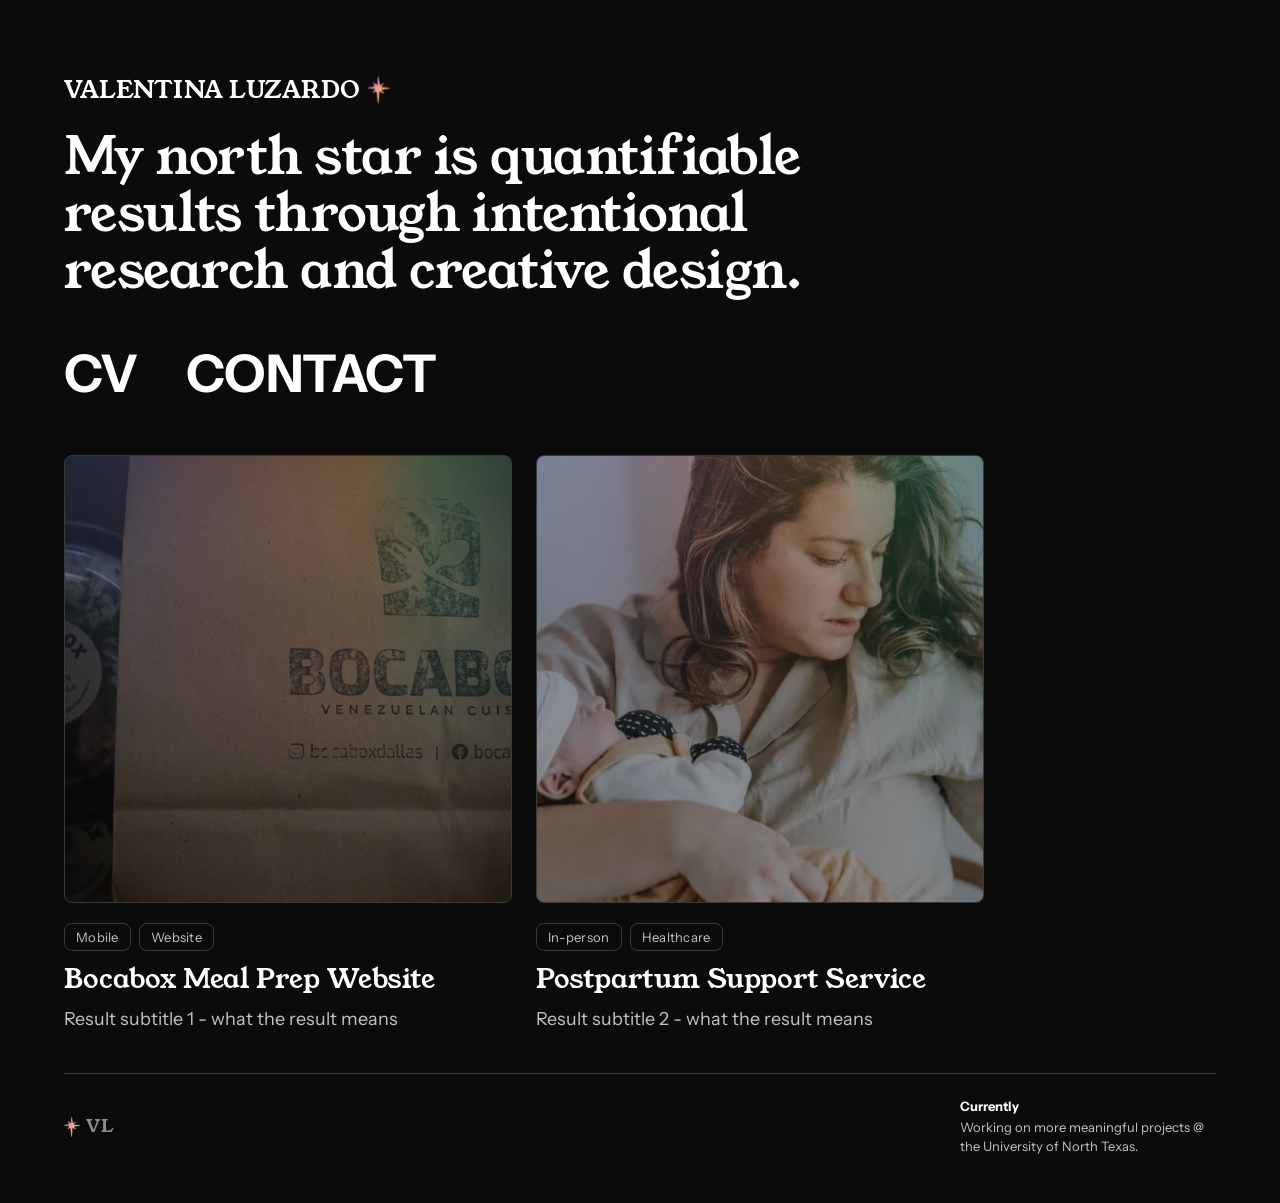
<file: index.html>
<!DOCTYPE html>
<html lang="en">
<head>
  <meta charset="UTF-8">
  <meta name="viewport" content="width=device-width, initial-scale=1.0">
  <title>Valentina Luzardo | UX Designer</title>
  <meta name="description" content="Portfolio of Valentina Luzardo, UX designer.">
  <script>
    // Plays the star animation on every page load, before the page first paints
    document.documentElement.classList.add('star-anim');
  </script>
  <link rel="preload" href="fonts/young-serif-latin-400-normal.woff2" as="font" type="font/woff2" crossorigin>
  <link rel="preload" href="fonts/instrument-sans-latin-700-normal.woff2" as="font" type="font/woff2" crossorigin>
  <link rel="stylesheet" href="styles.css">
</head>
<body>
  <a class="skip" href="#main">Skip to main content</a>


  <main id="main">
    <span id="top" tabindex="-1"></span>
    <section class="intro" aria-labelledby="h1">
      <h1 id="h1"><span class="name"><span class="name-text">Valentina Luzardo</span><svg class="star" viewBox="0 0 80.9 100" aria-hidden="true" focusable="false"><defs><linearGradient id="starGrad" x1="0" y1="0" x2="1" y2="1"><stop offset="0" stop-color="#778fe5"/><stop offset=".17" stop-color="#a499e8"/><stop offset=".34" stop-color="#d891b3"/><stop offset=".5" stop-color="#f8a482"/><stop offset=".67" stop-color="#fcb25b"/><stop offset=".84" stop-color="#61d493"/><stop offset="1" stop-color="#3fa397"/></linearGradient></defs><g class="dots"><circle class="dot d1" cx="40.45" cy="50" r="8" fill="url(#starGrad)"/><circle class="dot d2" cx="40.45" cy="50" r="8" fill="url(#starGrad)"/><circle class="dot d3" cx="40.45" cy="50" r="8" fill="url(#starGrad)"/></g><path class="star-grad" d="M39.4 0.0 L37.4 7.3 L36.4 15.4 L36.7 27.0 L35.9 29.7 L35.2 30.5 L33.3 30.5 L26.4 26.9 L22.6 23.8 L19.5 22.3 L19.7 23.3 L22.9 27.9 L24.5 31.6 L24.8 34.4 L23.8 35.7 L20.3 37.7 L16.2 38.9 L3.0 40.5 L0.0 41.6 L2.2 42.5 L6.7 43.2 L23.7 44.9 L25.9 46.0 L25.5 48.9 L20.2 58.6 L19.6 61.2 L21.1 60.6 L24.0 57.5 L27.6 55.3 L30.7 54.9 L32.1 56.6 L34.4 63.2 L35.4 70.0 L35.6 77.6 L36.9 90.7 L38.8 99.9 L39.3 99.4 L39.7 97.4 L39.8 88.4 L41.4 75.6 L41.6 58.1 L42.4 56.1 L43.0 55.6 L45.2 55.6 L60.7 62.1 L58.7 59.0 L50.9 51.8 L51.1 49.4 L54.6 48.0 L64.2 45.5 L76.0 44.4 L80.8 43.4 L80.5 43.0 L73.4 42.1 L68.9 41.0 L53.0 39.8 L50.6 39.0 L50.7 36.8 L57.1 27.1 L57.9 24.8 L57.1 24.5 L49.2 31.1 L48.0 31.7 L46.1 31.7 L45.7 31.4 L41.9 17.6 L40.5 8.2 L40.4 3.2Z" fill="url(#starGrad)" stroke="url(#starGrad)" stroke-width="1.5" stroke-linejoin="round"/></svg></span></h1>
      <p class="subtitle">My north star is quantifiable results through intentional research and creative design.</p>
      <ul class="menu">
        <li><button class="menu-link" type="button" data-open="cv-dialog">CV<span class="arrow" aria-hidden="true"> →</span></button></li>
        <li><button class="menu-link" type="button" data-open="contact-dialog">CONTACT<span class="arrow" aria-hidden="true"> →</span></button></li>
        <li><a class="menu-link egg-link" href="playground.html">PLAYGROUND<span class="arrow" aria-hidden="true"> →</span></a></li>
      </ul>
    </section>

    <section class="projects" aria-label="Projects">
      <a class="project" href="project-1.html">
        <span class="sr-only">Project 1: </span>
        <div class="project-card" aria-hidden="true"><img src="images/project-1-bocabox-960.webp" srcset="images/project-1-bocabox-480.webp 480w, images/project-1-bocabox-960.webp 960w" sizes="(max-width: 760px) 100vw, 448px" width="960" height="960" alt="" decoding="async"></div>
        <ul class="tags" aria-label="Project keywords"><li>Mobile</li><li>Website</li></ul>
          <div class="result">Bocabox Meal Prep Website</div>
          <p class="result-sub">Result subtitle 1 - what the result means</p>
      </a>
      <a class="project" href="project-2.html">
        <span class="sr-only">Project 2: </span>
        <div class="project-card" aria-hidden="true"><img src="images/project-2-postpartum-960.webp" srcset="images/project-2-postpartum-480.webp 480w, images/project-2-postpartum-960.webp 960w" sizes="(max-width: 760px) 100vw, 448px" width="960" height="960" alt="" loading="lazy" decoding="async"></div>
        <ul class="tags" aria-label="Project keywords"><li>In-person</li><li>Healthcare</li></ul>
          <div class="result">Postpartum Support Service</div>
          <p class="result-sub">Result subtitle 2 - what the result means</p>
      </a>
    </section>

    <footer class="site-footer">
      <div class="footer-mark" id="footer-mark"><svg class="footer-star" viewBox="0 0 80.9 100" aria-hidden="true" focusable="false"><defs><linearGradient id="footStarGrad" x1="0" y1="0" x2="1" y2="1"><stop offset="0" stop-color="#778fe5"/><stop offset=".17" stop-color="#a499e8"/><stop offset=".34" stop-color="#d891b3"/><stop offset=".5" stop-color="#f8a482"/><stop offset=".67" stop-color="#fcb25b"/><stop offset=".84" stop-color="#61d493"/><stop offset="1" stop-color="#3fa397"/></linearGradient></defs><path  d="M39.4 0.0 L37.4 7.3 L36.4 15.4 L36.7 27.0 L35.9 29.7 L35.2 30.5 L33.3 30.5 L26.4 26.9 L22.6 23.8 L19.5 22.3 L19.7 23.3 L22.9 27.9 L24.5 31.6 L24.8 34.4 L23.8 35.7 L20.3 37.7 L16.2 38.9 L3.0 40.5 L0.0 41.6 L2.2 42.5 L6.7 43.2 L23.7 44.9 L25.9 46.0 L25.5 48.9 L20.2 58.6 L19.6 61.2 L21.1 60.6 L24.0 57.5 L27.6 55.3 L30.7 54.9 L32.1 56.6 L34.4 63.2 L35.4 70.0 L35.6 77.6 L36.9 90.7 L38.8 99.9 L39.3 99.4 L39.7 97.4 L39.8 88.4 L41.4 75.6 L41.6 58.1 L42.4 56.1 L43.0 55.6 L45.2 55.6 L60.7 62.1 L58.7 59.0 L50.9 51.8 L51.1 49.4 L54.6 48.0 L64.2 45.5 L76.0 44.4 L80.8 43.4 L80.5 43.0 L73.4 42.1 L68.9 41.0 L53.0 39.8 L50.6 39.0 L50.7 36.8 L57.1 27.1 L57.9 24.8 L57.1 24.5 L49.2 31.1 L48.0 31.7 L46.1 31.7 L45.7 31.4 L41.9 17.6 L40.5 8.2 L40.4 3.2Z" fill="url(#footStarGrad)" stroke="url(#footStarGrad)" stroke-width="1.5" stroke-linejoin="round"/></svg><span>VL</span></div>
      <div class="footer-note">
        <h2>Currently</h2>
        <p>Working on more meaningful projects @ the University of North Texas.</p>
      </div>
    </footer>

  </main>

  <!-- Back to top: small arrow, bottom right; appears after scrolling down -->
  <button class="to-top-btn" id="to-top-btn" type="button" aria-label="Back to top">
    <svg viewBox="0 0 24 24" fill="none" stroke="currentColor" stroke-width="1.5" stroke-linecap="round" stroke-linejoin="round" aria-hidden="true" focusable="false"><path d="M12 21V4M5.5 10.5 12 4l6.5 6.5"/></svg>
  </button>

  <!-- Contact pop-up -->
  <dialog id="contact-dialog" aria-labelledby="contact-title">
    <div class="dialog-head">
      <h2 id="contact-title">Ready to connect.</h2>
      <button class="btn" type="button" data-close>← Back</button>
    </div>
    <ul class="contact-list">
      <li>
        <a href="mailto:valentinaluzardoprieto@gmail.com">
          <svg class="icon" viewBox="0 0 24 24" fill="none" stroke="currentColor" stroke-width="1.8" stroke-linecap="round" stroke-linejoin="round" aria-hidden="true"><rect x="3" y="5" width="18" height="14" rx="2"/><path d="m3 7 9 6 9-6"/></svg>
          <span class="row-text"><span class="label">Email</span><span class="value">valentinaluzardoprieto@<wbr>gmail.com</span></span>
        </a>
      </li>
      <li>
        <a href="https://www.linkedin.com/in/valentinaluzardo/" target="_blank" rel="noopener">
          <svg class="icon" viewBox="0 0 24 24" fill="none" stroke="currentColor" stroke-width="1.8" stroke-linecap="round" stroke-linejoin="round" aria-hidden="true"><circle cx="12" cy="8" r="4"/><path d="M4 21c0-4.4 3.6-7 8-7s8 2.6 8 7"/></svg>
          <span class="row-text"><span class="label">LinkedIn</span><span class="value">linkedin.com/in/<wbr>valentinaluzardo</span></span>
        </a>
      </li>
    </ul>
  </dialog>

  <!-- CV pop-up -->
  <dialog id="cv-dialog" aria-label="CV">
    <div class="dialog-head end">
      <button class="btn" type="button" data-close>← Back</button>
    </div>
    <div class="cv-preview" role="img" aria-label="Preview of Valentina Luzardo's CV">
      <div class="line title"></div><div class="line short"></div>
      <div class="line"></div><div class="line mid"></div><div class="line"></div>
      <div class="line short"></div><div class="line"></div><div class="line mid"></div>
      <div class="line"></div><div class="line short"></div><div class="line"></div>
    </div>
    <p class="cv-note">Preview of Valentina Luzardo's CV.</p>
    <a class="menu-link" href="cv.pdf" download>DOWNLOAD CV<span class="arrow show" aria-hidden="true"><svg class="thin-arrow" viewBox="0 0 24 24" fill="none" stroke="currentColor" stroke-width="1.5" stroke-linecap="round" stroke-linejoin="round" focusable="false"><path d="M12 3v17M5.5 13.5 12 20l6.5-6.5"/></svg></span></a>
  </dialog>

  <script>
    // Opens a pop-up and adds a browser "history" step, so the
    // browser's own back arrow closes the pop-up smoothly instead of leaving the site.
    const dialogs = document.querySelectorAll('dialog');
    let lastTrigger = null;

    function openDialog(id, trigger) {
      const d = document.getElementById(id);
      if (!d || d.open) return;
      lastTrigger = trigger || lastTrigger;
      d.showModal();
      history.pushState({ dialog: id }, '');
    }
    function closeAll() {
      dialogs.forEach(d => d.open && d.close());
      if (lastTrigger) lastTrigger.focus();
    }

    document.querySelectorAll('[data-open]').forEach(b =>
      b.addEventListener('click', () => openDialog(b.dataset.open, b)));

    document.querySelectorAll('[data-close]').forEach(b =>
      b.addEventListener('click', () => {
        if (history.state && history.state.dialog) history.back(); else closeAll();
      }));

    // Browser back arrow closes the pop-up
    window.addEventListener('popstate', closeAll);

    // Esc key or clicking the dark area also closes it
    dialogs.forEach(d => {
      d.addEventListener('cancel', e => {
        e.preventDefault();
        if (history.state && history.state.dialog) history.back(); else closeAll();
      });
      d.addEventListener('click', e => {
        if (e.target === d) { if (history.state && history.state.dialog) history.back(); else closeAll(); }
      });
    });


    // Footer star (desktop only): click or press Enter/Space on the initials and the star flies up the
    // empty right-hand side of the page, behind the content, and lands on the star beside the name.
    (function () {
      const mark = document.getElementById('footer-mark');
      const heroStar = document.querySelector('.name .star');
      const footStar = mark && mark.querySelector('.footer-star');
      if (!mark || !heroStar || !footStar) return;
      const desktop = window.matchMedia('(min-width: 761px) and (hover: hover)');
      const calm = window.matchMedia('(prefers-reduced-motion: reduce)');
      const COLORS = ['#778fe5', '#a499e8', '#d891b3', '#f8a482', '#fcb25b', '#61d493', '#3fa397'];
      let flying = false;

      function arm() {
        if (desktop.matches) {
          mark.setAttribute('role', 'button');
          mark.setAttribute('tabindex', '0');
          mark.setAttribute('aria-label', 'Send the star back to the top of the page');
        } else {
          mark.removeAttribute('role'); mark.removeAttribute('tabindex'); mark.removeAttribute('aria-label');
        }
      }
      arm();
      desktop.addEventListener('change', arm);

      const ease = t => t < .5 ? 4 * t * t * t : 1 - Math.pow(-2 * t + 2, 3) / 2;
      const bez = (a, b, c, d, t) => { const u = 1 - t; return u*u*u*a + 3*u*u*t*b + 3*u*t*t*c + t*t*t*d; };
      const center = el => { const r = el.getBoundingClientRect(); return { x: r.left + r.width / 2, y: r.top + r.height / 2, h: r.height }; };

      function land(x, y) {
        const glow = document.createElement('div');
        glow.setAttribute('aria-hidden', 'true');
        glow.style.cssText = 'position:fixed;z-index:5;pointer-events:none;width:110px;height:110px;border-radius:50%;' +
          'left:' + (x - 55) + 'px;top:' + (y - 55) + 'px;mix-blend-mode:screen;' +
          'background:radial-gradient(circle, rgba(255,240,215,.95) 0, rgba(248,164,130,.5) 28%, rgba(119,143,229,.18) 52%, transparent 70%);';
        document.body.appendChild(glow);
        glow.animate([{ transform: 'scale(.2)', opacity: 0 }, { transform: 'scale(1)', opacity: 1, offset: .35 }, { transform: 'scale(1.4)', opacity: 0 }],
          { duration: 800, easing: 'ease-out' }).onfinish = () => glow.remove();
        heroStar.animate([{ filter: 'brightness(1)' }, { filter: 'brightness(2.6) drop-shadow(0 0 6px rgba(255,230,200,.9))', offset: .3 }, { filter: 'brightness(1)' }],
          { duration: 800, easing: 'ease-out' });
      }

      function fly() {
        if (flying || !desktop.matches) return;
        const top = document.getElementById('top');
        if (calm.matches) { window.scrollTo({ top: 0, behavior: 'instant' }); if (top) top.focus({ preventScroll: true }); return; }
        flying = true;
        const W = window.innerWidth, H = window.innerHeight;
        const y0 = window.scrollY;
        const s = center(footStar);
        const targetDocY = center(heroStar).y + y0;
        const targetX = center(heroStar).x;
        // The flying star is a copy of the footer star, drawn behind the page content.
        const fl = footStar.cloneNode(true);
        fl.querySelectorAll('[id]').forEach(n => n.removeAttribute('id'));
        const gid = 'flyGrad';
        const grad = fl.querySelector('linearGradient'); if (grad) grad.id = gid;
        fl.querySelectorAll('[fill]').forEach(n => { if (/url\(#/.test(n.getAttribute('fill'))) n.setAttribute('fill', 'url(#' + gid + ')'); });
        const size = s.h;
        fl.style.cssText = 'position:fixed;z-index:-1;pointer-events:none;overflow:visible;width:' + (size * .81) + 'px;height:' + size + 'px;left:0;top:0;will-change:transform;';
        document.body.appendChild(fl);
        footStar.style.opacity = '0';
        // Fine, temporary trace: a few hair-thin strands that drift apart and fade, gone before the landing.
        const cv = document.createElement('canvas');
        const dpr = Math.min(window.devicePixelRatio || 1, 2);
        cv.width = W * dpr; cv.height = H * dpr;
        cv.style.cssText = 'position:fixed;left:0;top:0;width:' + W + 'px;height:' + H + 'px;z-index:-1;pointer-events:none;';
        cv.setAttribute('aria-hidden', 'true');
        document.body.appendChild(cv);
        const g2 = cv.getContext('2d'); g2.scale(dpr, dpr); g2.lineCap = 'round';
        const hist = [], LIFE = 900;
        const rgb = hex => [1, 3, 5].map(i => parseInt(hex.substr(i, 2), 16));
        const palette = pos => { const f = pos * (COLORS.length - 1), i = Math.min(COLORS.length - 2, Math.floor(f)), t = f - i;
          const A = rgb(COLORS[i]), B = rgb(COLORS[i + 1]); return A.map((v, k) => Math.round(v + (B[k] - v) * t)); };
        const STRANDS = [{ ph: 0, w: 1 }, { ph: 2.1, w: .8 }, { ph: 4.2, w: .7 }];
        function drawTrace(now, p) {
          g2.clearRect(0, 0, W, H);
          const fade = 1 - Math.min(1, Math.max(0, (p - .6) / .3)); // whole trace is gone by p = .9
          if (fade <= 0) return;
          for (const s of STRANDS) {
            for (let i = 1; i < hist.length; i++) {
              const a0 = hist[i - 1], b0 = hist[i];
              const age = (now - b0.t) / LIFE; if (age >= 1) continue;
              const open = Math.pow(age, .8);
              const nx = -(b0.y - a0.y), ny = (b0.x - a0.x), len = Math.hypot(nx, ny) || 1;
              const off = Math.sin(age * 7 + s.ph + i * .02) * 30 * open + Math.sin(age * 3 + s.ph) * 10 * open;
              const off0 = Math.sin((age - .01) * 7 + s.ph + (i - 1) * .02) * 30 * open + Math.sin((age - .01) * 3 + s.ph) * 10 * open;
              const alpha = Math.pow(1 - age, 1.6) * .45 * fade;
              const c = palette(b0.c);
              g2.strokeStyle = 'rgba(' + c[0] + ',' + c[1] + ',' + c[2] + ',' + alpha + ')';
              g2.lineWidth = s.w;
              g2.beginPath();
              g2.moveTo(a0.x + nx / len * off0, a0.y + ny / len * off0);
              g2.lineTo(b0.x + nx / len * off, b0.y + ny / len * off);
              g2.stroke();
            }
          }
          while (hist.length && now - hist[0].t > LIFE) hist.shift();
        }
        const duration = 2600, start = performance.now();
        let lastTrail = 0, n = 0;
        const px = [], trail = [];

        function frame(now) {
          const p = Math.min(1, (now - start) / duration), e = ease(p);
          window.scrollTo({ top: y0 * (1 - e), behavior: 'instant' });
          const ex = targetX, ey = targetDocY - window.scrollY;
          // A swooping path: out to the right, high up the empty side, then curving in to the name.
          const c1x = W * 1.12, c1y = s.y - (s.y - H * .35) * .5;
          const c2x = W * 1.02, c2y = H * .08;
          let x = bez(s.x, c1x, c2x, ex, e), y = bez(s.y, c1y, c2y, ey, e);
          const wob = Math.sin(e * Math.PI * 5) * 16 * (1 - e) * Math.sin(Math.min(1, e * 6) * Math.PI / 2);
          x += wob; y += wob * .6;
          const sc = 1 + .55 * Math.sin(e * Math.PI);
          const rot = e * 360 * .5;
          fl.style.transform = 'translate(' + (x - size * .405) + 'px,' + (y - size / 2) + 'px) scale(' + sc + ') rotate(' + rot + 'deg)';
          if (p < .85) hist.push({ x, y, t: now, c: p });
          drawTrace(now, p);
          if (now - lastTrail > 30 && p < .97) {
            lastTrail = now;
            const d = document.createElement('div'); const r = 3 + Math.random() * 4;
            d.style.cssText = 'position:fixed;z-index:-1;pointer-events:none;border-radius:50%;width:' + r + 'px;height:' + r + 'px;' +
              'left:' + (x - r / 2 + (Math.random() - .5) * 8) + 'px;top:' + (y - r / 2 + (Math.random() - .5) * 8) + 'px;background:' + COLORS[(n++) % COLORS.length] + ';';
            document.body.appendChild(d);
            d.animate([{ opacity: .85, transform: 'scale(1)' }, { opacity: 0, transform: 'scale(.2)' }], { duration: 750, easing: 'ease-out' }).onfinish = () => d.remove();
          }
          if (p < 1) { requestAnimationFrame(frame); return; }
          fl.remove(); cv.remove();
          window.scrollTo({ top: 0, behavior: 'instant' });
          const f = center(heroStar);
          land(f.x, f.y);
          if (top) top.focus({ preventScroll: true });
          setTimeout(() => { footStar.style.transition = 'opacity .8s'; footStar.style.opacity = ''; flying = false; }, 700);
        }
        requestAnimationFrame(frame);
      }

      mark.addEventListener('click', fly);
      mark.addEventListener('keydown', e => { if (e.key === 'Enter' || e.key === ' ') { e.preventDefault(); fly(); } });
    })();

    // Back to top arrow: shows after scrolling down; jumps to the top and moves keyboard focus there.
    (function () {
      const btn = document.getElementById('to-top-btn');
      const top = document.getElementById('top');
      if (!btn) return;
      const update = () => btn.classList.toggle('visible', window.scrollY > 120);
      window.addEventListener('scroll', update, { passive: true });
      update();
      btn.addEventListener('click', () => {
        const calm = window.matchMedia('(prefers-reduced-motion: reduce)').matches;
        window.scrollTo({ top: 0, behavior: calm ? 'auto' : 'smooth' });
        if (top) top.focus({ preventScroll: true });
      });
    })();

    // Playground easter egg.
    // Desktop: appears when the mouse touches its spot (1.5 s fade-in, 0.5 s visible, 1 s fade-out).
    // Phones (no hover): appears by itself every 20 s (1.5 s fade-in, 3 s visible, 1 s fade-out).
    // Keyboard focus keeps it visible while selected.
    (function () {
      const egg = document.querySelector('.egg-link');
      if (!egg) return;
      const noHover = window.matchMedia('(hover: none), (max-width: 760px)');
      let timer;
      const show = (holdMs) => { egg.classList.add('shown'); clearTimeout(timer); timer = setTimeout(hide, 1500 + holdMs); };
      const hide = () => { clearTimeout(timer); egg.classList.remove('shown'); };
      egg.addEventListener('mouseenter', () => show(0));
      egg.addEventListener('focus', () => { egg.classList.add('shown'); clearTimeout(timer); });
      egg.addEventListener('blur', hide);
      setInterval(() => {
        if (noHover.matches && !document.hidden && document.activeElement !== egg) show(0);
      }, 20000);
    })();
  </script>
</body>
</html>
</file>
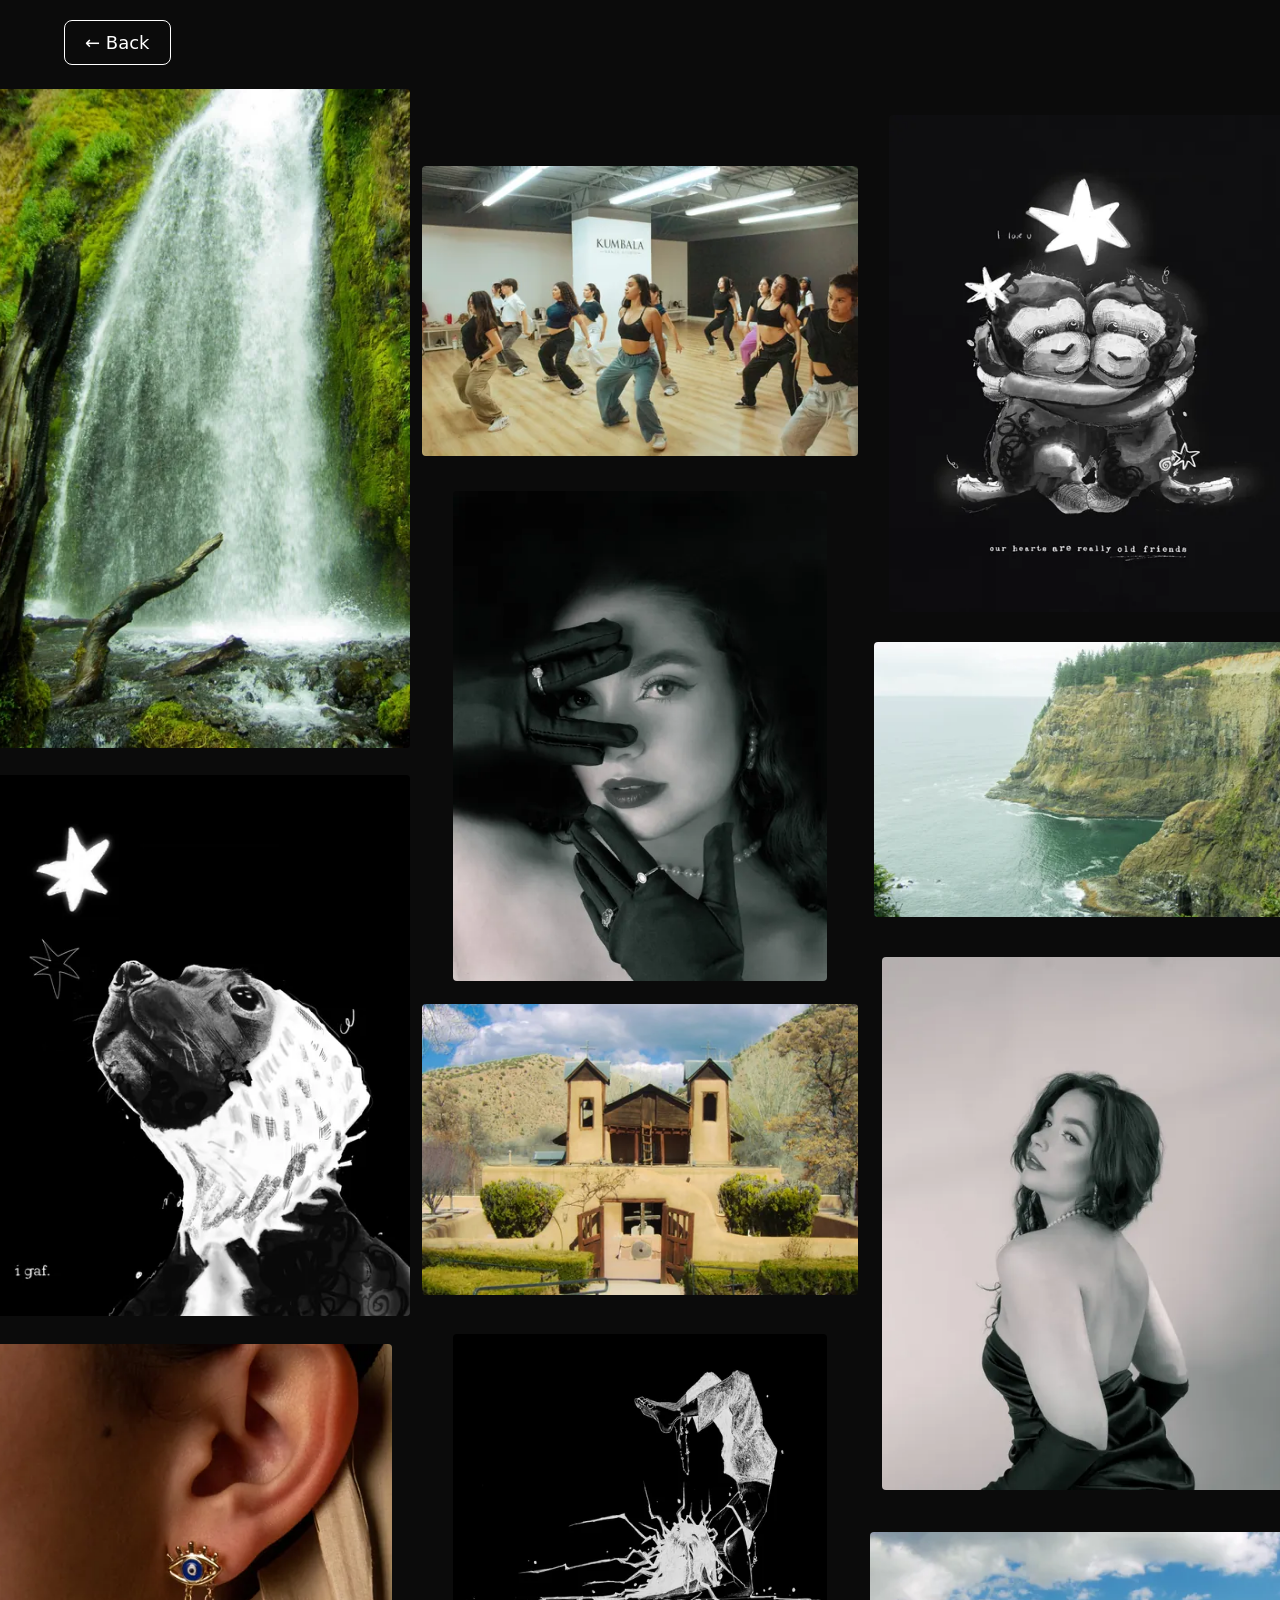
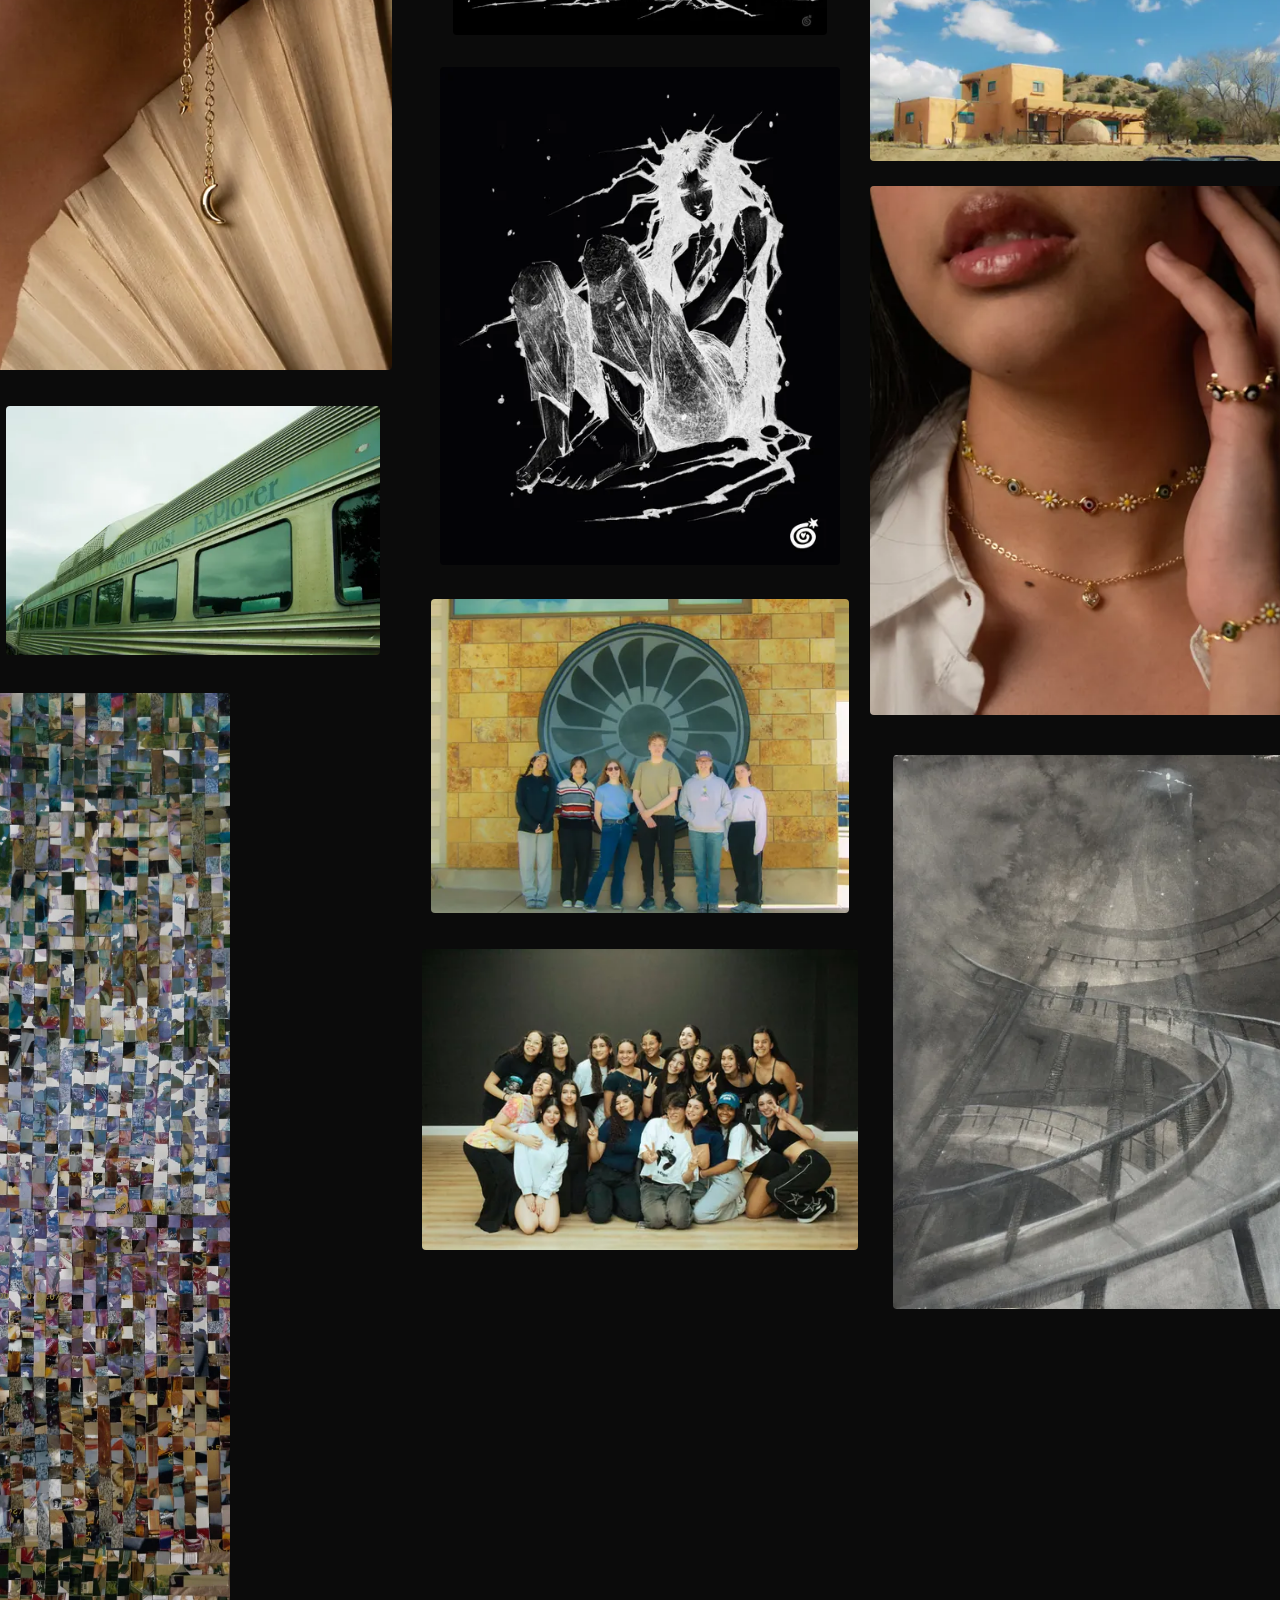
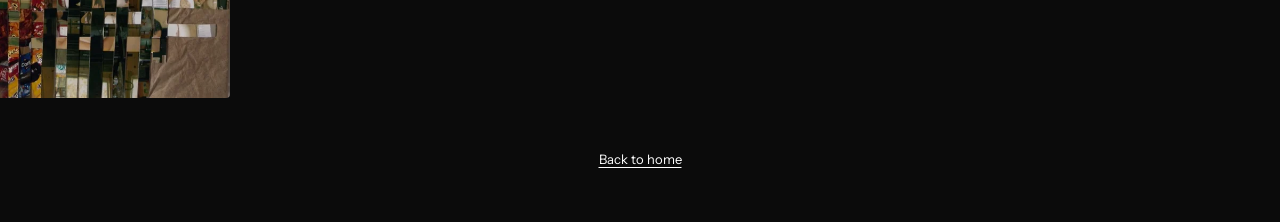
<file: playground.html>
<!DOCTYPE html>
<html lang="en">
<head>
  <meta charset="UTF-8">
  <meta name="viewport" content="width=device-width, initial-scale=1.0">
  <title>Playground | Valentina Luzardo</title>
  <meta name="description" content="Outside work and creative projects by Valentina Luzardo.">
  <link rel="stylesheet" href="styles.css">
  <style>
    /* Gallery: pictures keep their own shape (nothing is cropped) and are scattered across the full screen width.
       A few drift past the screen edges on purpose. Positions are percentages, so phone and desktop each get their own arrangement. */
    html, body { overflow-x: clip; }
    .sr-only { position: absolute; width: 1px; height: 1px; margin: -1px; padding: 0; overflow: hidden; clip: rect(0 0 0 0); white-space: nowrap; border: 0; }
    main { max-width: none; padding-inline: 0; }
    .gallery { position: relative; width: 100vw; margin: 1.5rem calc(50% - 50vw) 1rem; aspect-ratio: 100 / 252.54; }
    .g-tile { position: absolute; overflow: hidden; border-radius: 4px; background: var(--panel); }
    .g-tile img { display: block; width: 100%; height: 100%; object-fit: cover; }
  .g-waterfall{left:-2.00%;top:0.00%;width:34.00%}
  .g-old-friends-2025{left:69.43%;top:0.79%;width:31.28%}
  .g-dance-class{left:33.00%;top:2.38%;width:34.00%}
  .g-gloves{left:35.38%;top:12.43%;width:29.24%}
  .g-coast-cliff{left:68.28%;top:17.10%;width:32.64%}
  .g-rudy-2026{left:-2.00%;top:21.23%;width:34.00%}
  .g-back-portrait{left:68.93%;top:26.84%;width:31.28%}
  .g-church{left:33.00%;top:28.32%;width:34.00%}
  .g-upside-down-2026{left:35.38%;top:38.51%;width:29.24%}
  .g-earring{left:-2.00%;top:38.81%;width:32.64%}
  .g-adobe{left:68.00%;top:44.64%;width:34.00%}
  .g-no-title-2023{left:34.36%;top:48.82%;width:31.28%}
  .g-necklaces{left:68.00%;top:52.50%;width:34.00%}
  .g-train{left:0.45%;top:59.29%;width:29.24%}
  .g-friends-group{left:33.68%;top:65.29%;width:32.64%}
  .g-woven-collage{left:-2.00%;top:68.17%;width:20.00%}
  .g-architecture-drawing{left:69.78%;top:70.09%;width:31.28%}
  .g-group{left:33.00%;top:76.09%;width:34.00%}
    @media (max-width: 760px) {
      .gallery { aspect-ratio: 100 / 581.19; }
      .g-waterfall{left:-6.00%;top:0.00%;width:56.00%}
      .g-old-friends-2025{left:50.00%;top:1.20%;width:53.20%}
      .g-dance-class{left:50.00%;top:13.17%;width:56.00%}
      .g-gloves{left:-2.39%;top:15.14%;width:50.40%}
      .g-coast-cliff{left:50.00%;top:20.24%;width:56.00%}
      .g-rudy-2026{left:50.00%;top:27.11%;width:53.20%}
      .g-back-portrait{left:-6.00%;top:27.14%;width:56.00%}
      .g-church{left:55.60%;top:39.13%;width:50.40%}
      .g-upside-down-2026{left:-6.00%;top:40.54%;width:56.00%}
      .g-earring{left:50.00%;top:45.56%;width:53.20%}
      .g-adobe{left:-6.00%;top:48.69%;width:56.00%}
      .g-no-title-2023{left:-3.05%;top:54.18%;width:50.40%}
      .g-necklaces{left:50.00%;top:59.80%;width:56.00%}
      .g-train{left:-4.97%;top:65.49%;width:53.20%}
      .g-friends-group{left:50.00%;top:71.93%;width:56.00%}
      .g-woven-collage{left:4.85%;top:72.25%;width:40.00%}
      .g-architecture-drawing{left:50.00%;top:79.56%;width:56.00%}
      .g-group{left:50.00%;top:93.31%;width:53.20%}
    }
    .home-link { display: flex; justify-content: center; padding-bottom: 2.5rem; margin: 0; }
    .home-link a { font-family: var(--font-sans); font-size: .8125rem; line-height: 1; color: var(--dim); text-decoration: underline; text-underline-offset: .25em; text-decoration-thickness: 1px; padding: .9rem .75rem; min-height: 44px; display: inline-flex; align-items: center; transition: color var(--fade); }
    .home-link a:hover { color: var(--text); }
  </style>
</head>
<body>
  <a class="skip" href="#main">Skip to main content</a>

  <div class="page-top">
    <a class="btn" id="back" href="index.html">← Back</a>
  </div>

  <main id="main">
    <h1 class="sr-only">Playground</h1>

    <div class="gallery" role="img" aria-label="Gallery of Valentina Luzardo's artwork. It shows seventeen pictures in a collage of tall, wide and small frames. The pictures are visual only and there is nothing to click.">
      <div class="g-tile g-waterfall" style="aspect-ratio:1701 / 2576"><img src="images/play-waterfall-1440.webp" srcset="images/play-waterfall-480.webp 480w, images/play-waterfall-960.webp 960w, images/play-waterfall-1440.webp 1440w" sizes="(max-width: 760px) 56vw, 34vw" width="1701" height="2576" alt="" loading="lazy" decoding="async"></div>
      <div class="g-tile g-old-friends-2025" style="aspect-ratio:1650 / 2050"><img src="images/play-old-friends-2025-1440.webp" srcset="images/play-old-friends-2025-480.webp 480w, images/play-old-friends-2025-960.webp 960w, images/play-old-friends-2025-1440.webp 1440w" sizes="(max-width: 760px) 53vw, 31vw" width="1650" height="2050" alt="" loading="lazy" decoding="async"></div>
      <div class="g-tile g-dance-class" style="aspect-ratio:2576 / 1717"><img src="images/play-dance-class-1440.webp" srcset="images/play-dance-class-480.webp 480w, images/play-dance-class-960.webp 960w, images/play-dance-class-1440.webp 1440w" sizes="(max-width: 760px) 56vw, 34vw" width="2576" height="1717" alt="" loading="lazy" decoding="async"></div>
      <div class="g-tile g-gloves" style="aspect-ratio:1968 / 2576"><img src="images/play-gloves-1440.webp" srcset="images/play-gloves-480.webp 480w, images/play-gloves-960.webp 960w, images/play-gloves-1440.webp 1440w" sizes="(max-width: 760px) 50vw, 29vw" width="1968" height="2576" alt="" loading="lazy" decoding="async"></div>
      <div class="g-tile g-coast-cliff" style="aspect-ratio:2576 / 1700"><img src="images/play-coast-cliff-1440.webp" srcset="images/play-coast-cliff-480.webp 480w, images/play-coast-cliff-960.webp 960w, images/play-coast-cliff-1440.webp 1440w" sizes="(max-width: 760px) 56vw, 33vw" width="2576" height="1700" alt="" loading="lazy" decoding="async"></div>
      <div class="g-tile g-rudy-2026" style="aspect-ratio:1650 / 2050"><img src="images/play-rudy-2026-1440.webp" srcset="images/play-rudy-2026-480.webp 480w, images/play-rudy-2026-960.webp 960w, images/play-rudy-2026-1440.webp 1440w" sizes="(max-width: 760px) 53vw, 34vw" width="1650" height="2050" alt="" loading="lazy" decoding="async"></div>
      <div class="g-tile g-back-portrait" style="aspect-ratio:1934 / 2576"><img src="images/play-back-portrait-1440.webp" srcset="images/play-back-portrait-480.webp 480w, images/play-back-portrait-960.webp 960w, images/play-back-portrait-1440.webp 1440w" sizes="(max-width: 760px) 56vw, 31vw" width="1934" height="2576" alt="" loading="lazy" decoding="async"></div>
      <div class="g-tile g-church" style="aspect-ratio:2576 / 1719"><img src="images/play-church-1440.webp" srcset="images/play-church-480.webp 480w, images/play-church-960.webp 960w, images/play-church-1440.webp 1440w" sizes="(max-width: 760px) 50vw, 34vw" width="2576" height="1719" alt="" loading="lazy" decoding="async"></div>
      <div class="g-tile g-upside-down-2026" style="aspect-ratio:2050 / 1650"><img src="images/play-upside-down-2026-1440.webp" srcset="images/play-upside-down-2026-480.webp 480w, images/play-upside-down-2026-960.webp 960w, images/play-upside-down-2026-1440.webp 1440w" sizes="(max-width: 760px) 56vw, 29vw" width="2050" height="1650" alt="" loading="lazy" decoding="async"></div>
      <div class="g-tile g-earring" style="aspect-ratio:1717 / 2576"><img src="images/play-earring-1440.webp" srcset="images/play-earring-480.webp 480w, images/play-earring-960.webp 960w, images/play-earring-1440.webp 1440w" sizes="(max-width: 760px) 53vw, 33vw" width="1717" height="2576" alt="" loading="lazy" decoding="async"></div>
      <div class="g-tile g-adobe" style="aspect-ratio:2576 / 1353"><img src="images/play-adobe-1440.webp" srcset="images/play-adobe-480.webp 480w, images/play-adobe-960.webp 960w, images/play-adobe-1440.webp 1440w" sizes="(max-width: 760px) 56vw, 34vw" width="2576" height="1353" alt="" loading="lazy" decoding="async"></div>
      <div class="g-tile g-no-title-2023" style="aspect-ratio:1650 / 2050"><img src="images/play-no-title-2023-1440.webp" srcset="images/play-no-title-2023-480.webp 480w, images/play-no-title-2023-960.webp 960w, images/play-no-title-2023-1440.webp 1440w" sizes="(max-width: 760px) 50vw, 31vw" width="1650" height="2050" alt="" loading="lazy" decoding="async"></div>
      <div class="g-tile g-necklaces" style="aspect-ratio:2120 / 2576"><img src="images/play-necklaces-1440.webp" srcset="images/play-necklaces-480.webp 480w, images/play-necklaces-960.webp 960w, images/play-necklaces-1440.webp 1440w" sizes="(max-width: 760px) 56vw, 34vw" width="2120" height="2576" alt="" loading="lazy" decoding="async"></div>
      <div class="g-tile g-train" style="aspect-ratio:2576 / 1719"><img src="images/play-train-1440.webp" srcset="images/play-train-480.webp 480w, images/play-train-960.webp 960w, images/play-train-1440.webp 1440w" sizes="(max-width: 760px) 53vw, 29vw" width="2576" height="1719" alt="" loading="lazy" decoding="async"></div>
      <div class="g-tile g-friends-group" style="aspect-ratio:2576 / 1932"><img src="images/play-friends-group-1440.webp" srcset="images/play-friends-group-480.webp 480w, images/play-friends-group-960.webp 960w, images/play-friends-group-1440.webp 1440w" sizes="(max-width: 760px) 56vw, 33vw" width="2576" height="1932" alt="" loading="lazy" decoding="async"></div>
      <div class="g-tile g-woven-collage" style="aspect-ratio:656 / 2576"><img src="images/play-woven-collage-656.webp" srcset="images/play-woven-collage-480.webp 480w, images/play-woven-collage-656.webp 656w" sizes="(max-width: 760px) 40vw, 20vw" width="656" height="2576" alt="" loading="lazy" decoding="async"></div>
      <div class="g-tile g-architecture-drawing" style="aspect-ratio:1860 / 2576"><img src="images/play-architecture-drawing-1440.webp" srcset="images/play-architecture-drawing-480.webp 480w, images/play-architecture-drawing-960.webp 960w, images/play-architecture-drawing-1440.webp 1440w" sizes="(max-width: 760px) 56vw, 31vw" width="1860" height="2576" alt="" loading="lazy" decoding="async"></div>
      <div class="g-tile g-group" style="aspect-ratio:2576 / 1783"><img src="images/play-group-1440.webp" srcset="images/play-group-480.webp 480w, images/play-group-960.webp 960w, images/play-group-1440.webp 1440w" sizes="(max-width: 760px) 53vw, 34vw" width="2576" height="1783" alt="" loading="lazy" decoding="async"></div>
    </div>

    <p class="home-link"><a href="index.html">Back to home</a></p>
  </main>

  <script>
    // If the visitor came from the Home page, "Back" uses the browser's history,
    // so the browser's back arrow and this button always behave the same way.
    document.getElementById('back').addEventListener('click', function (e) {
      try {
        if (document.referrer && new URL(document.referrer).origin === location.origin && history.length > 1) {
          e.preventDefault();
          history.back();
        }
      } catch (err) { /* falls back to the normal link */ }
    });
  </script>
</body>
</html>
</file>
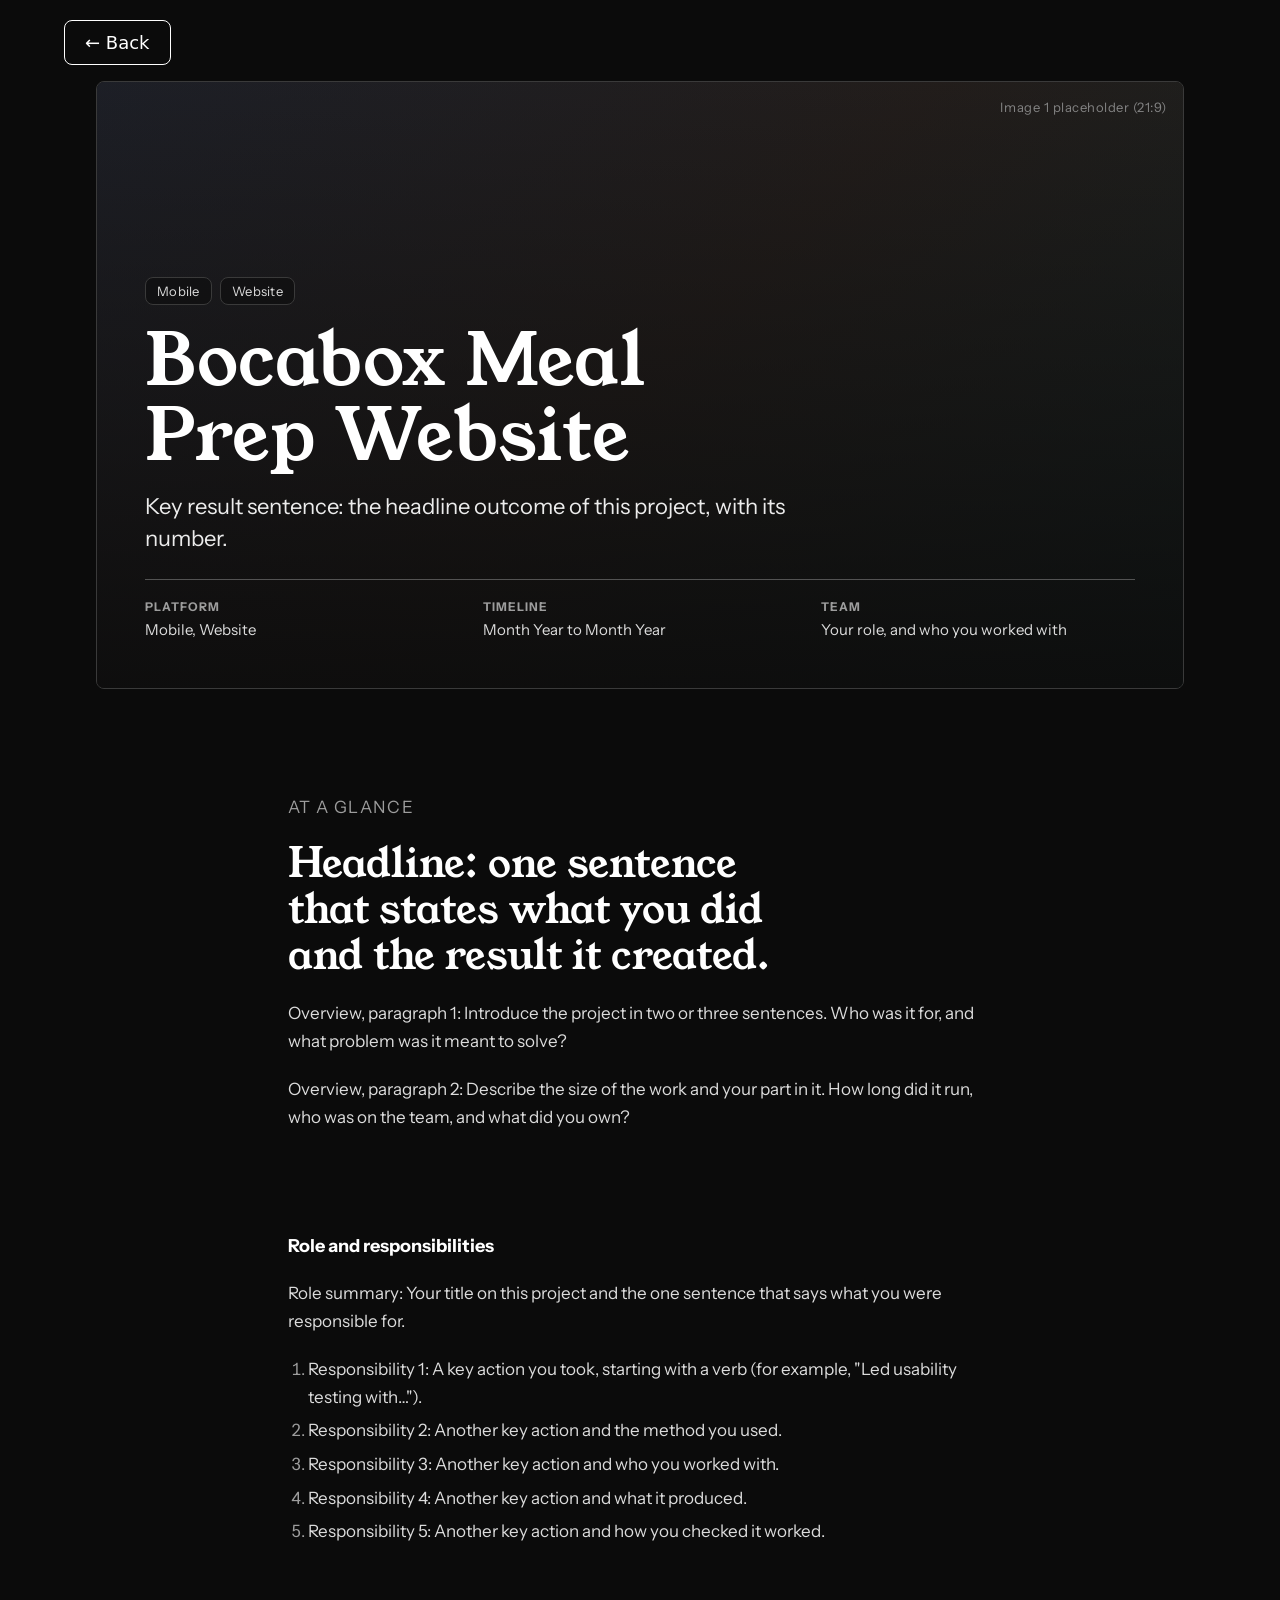
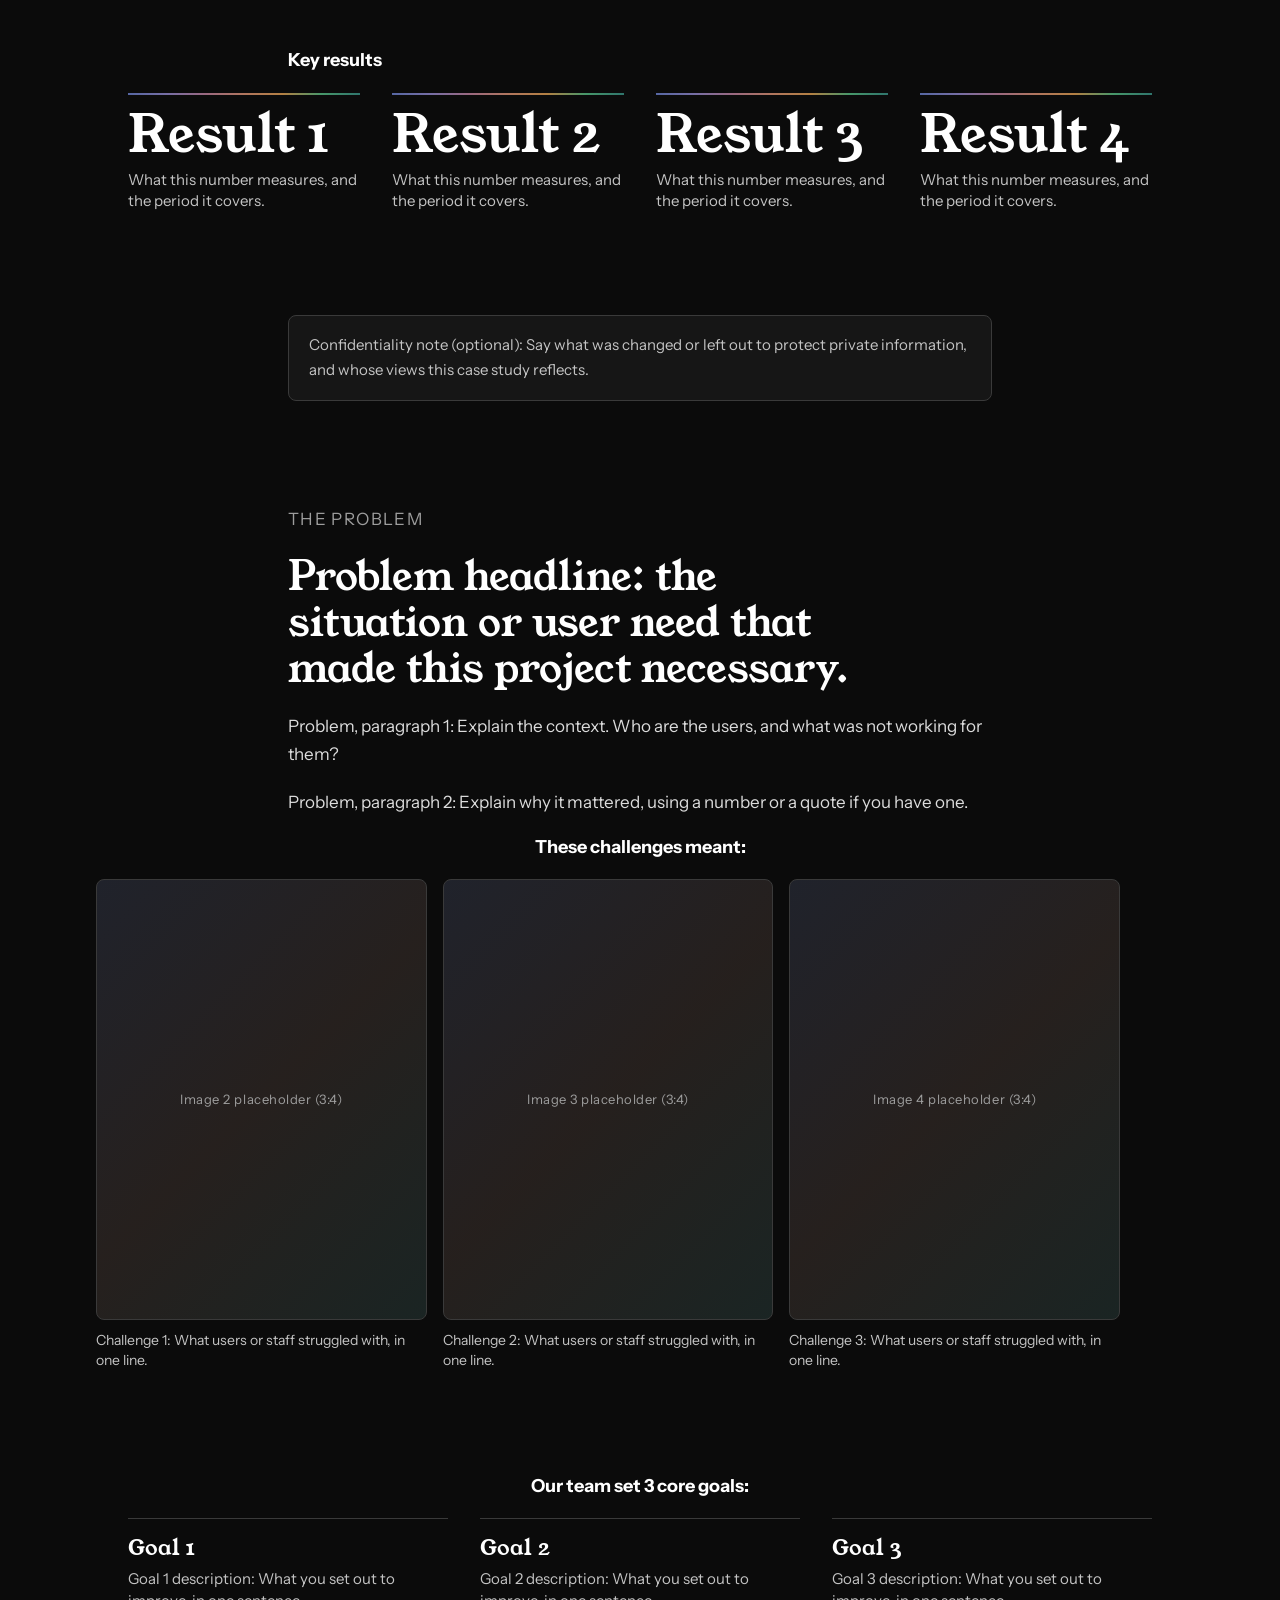
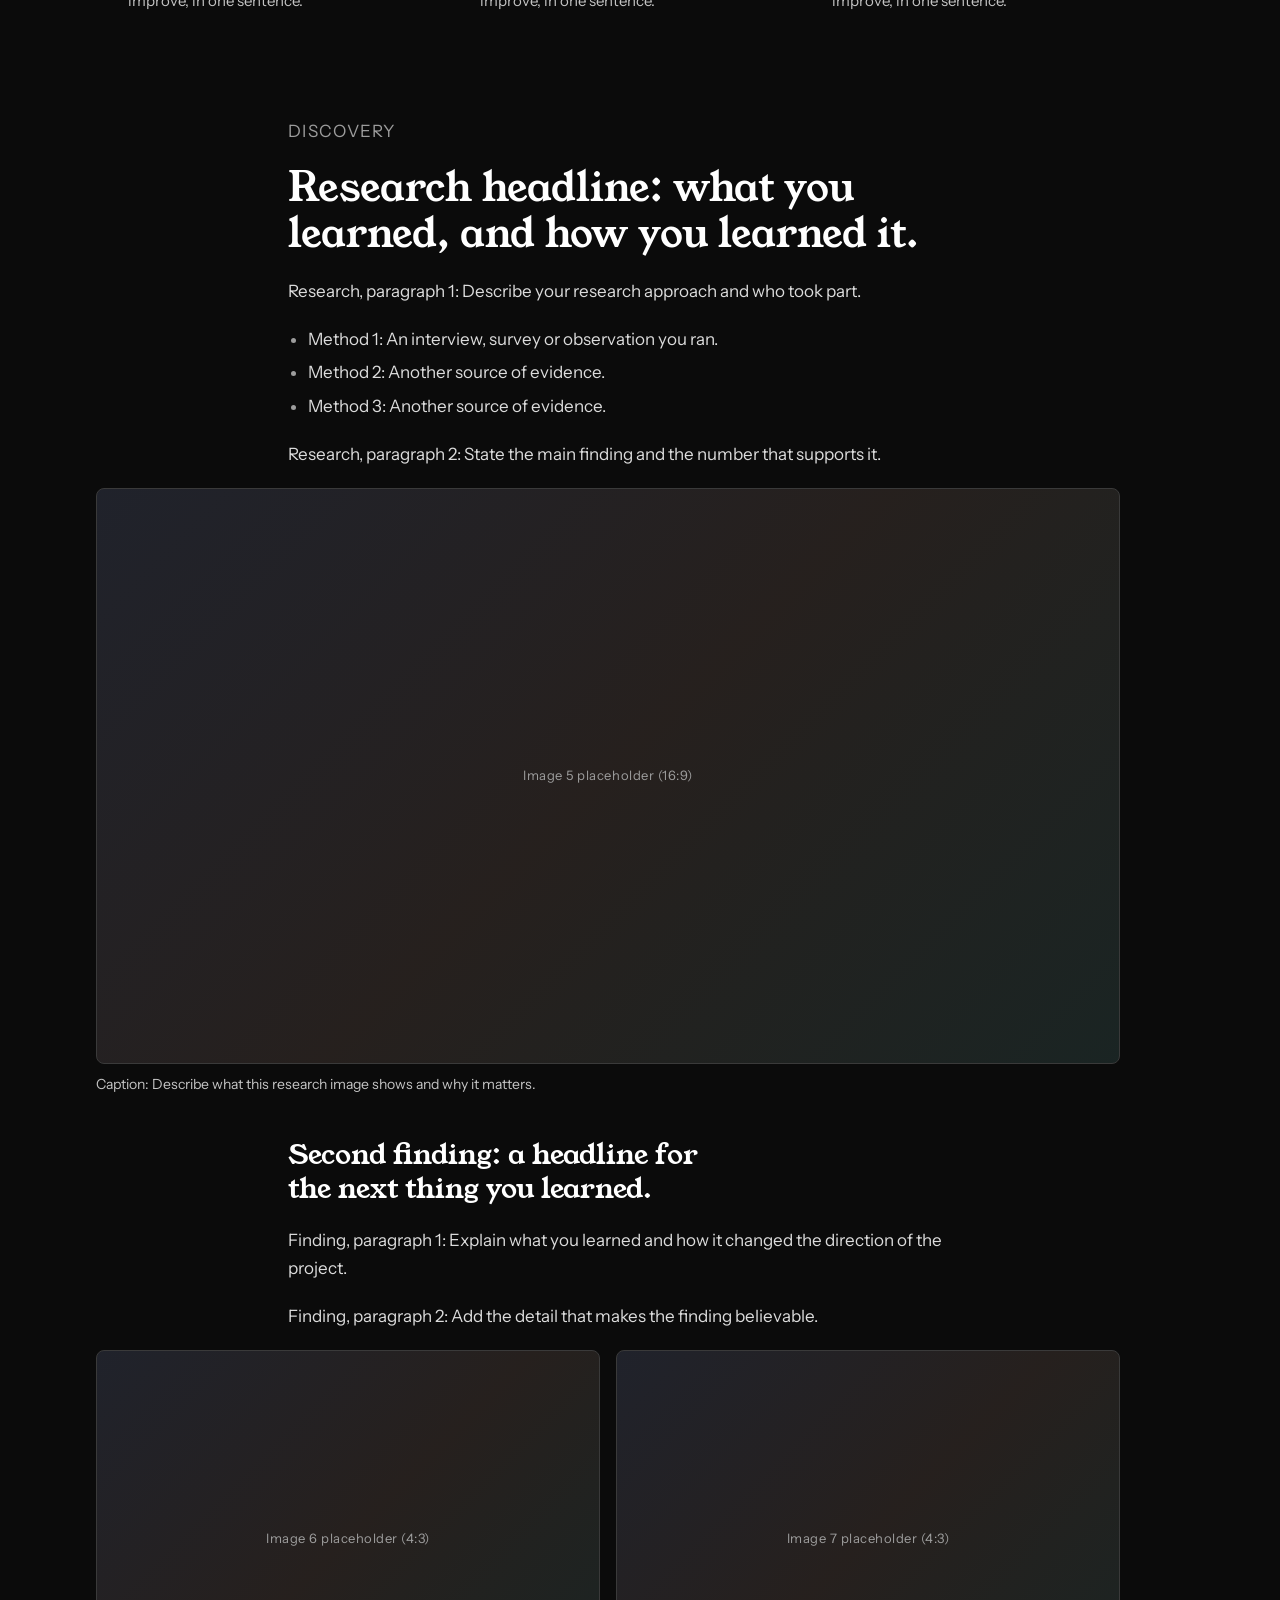
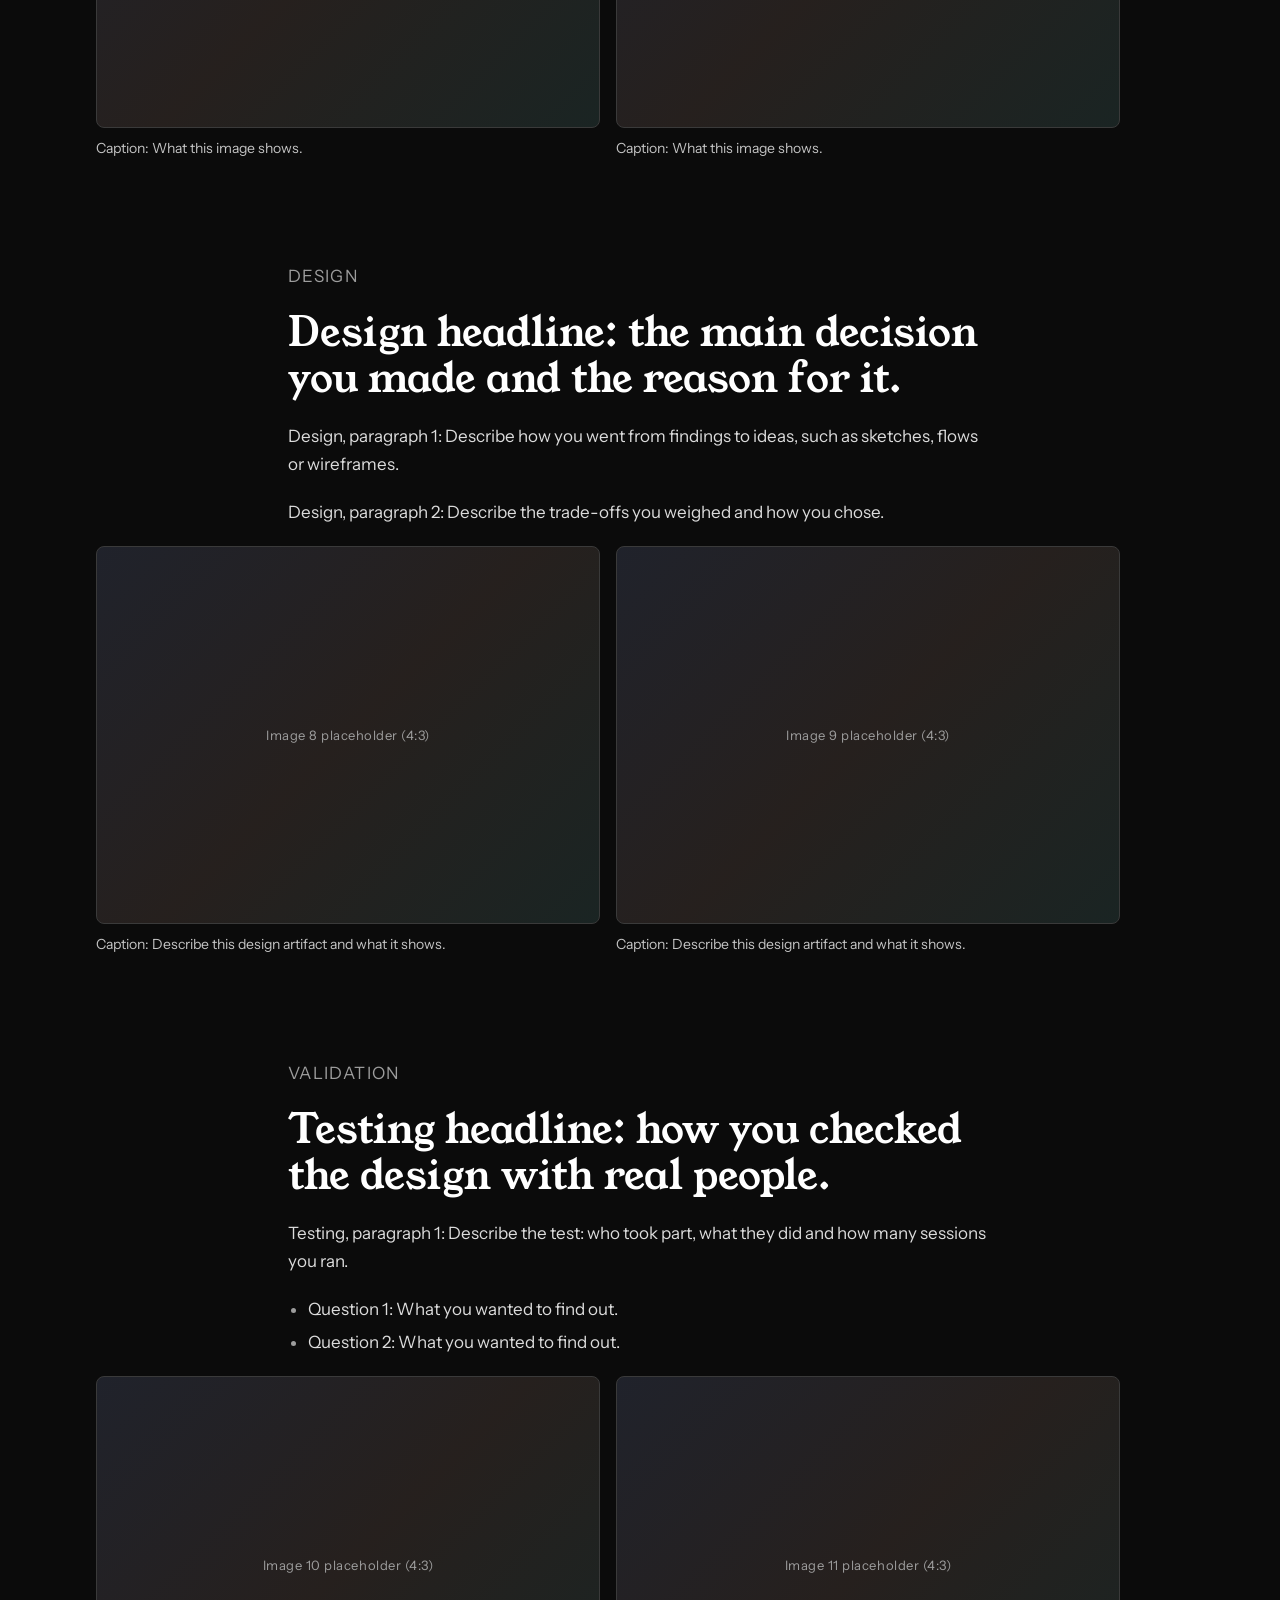
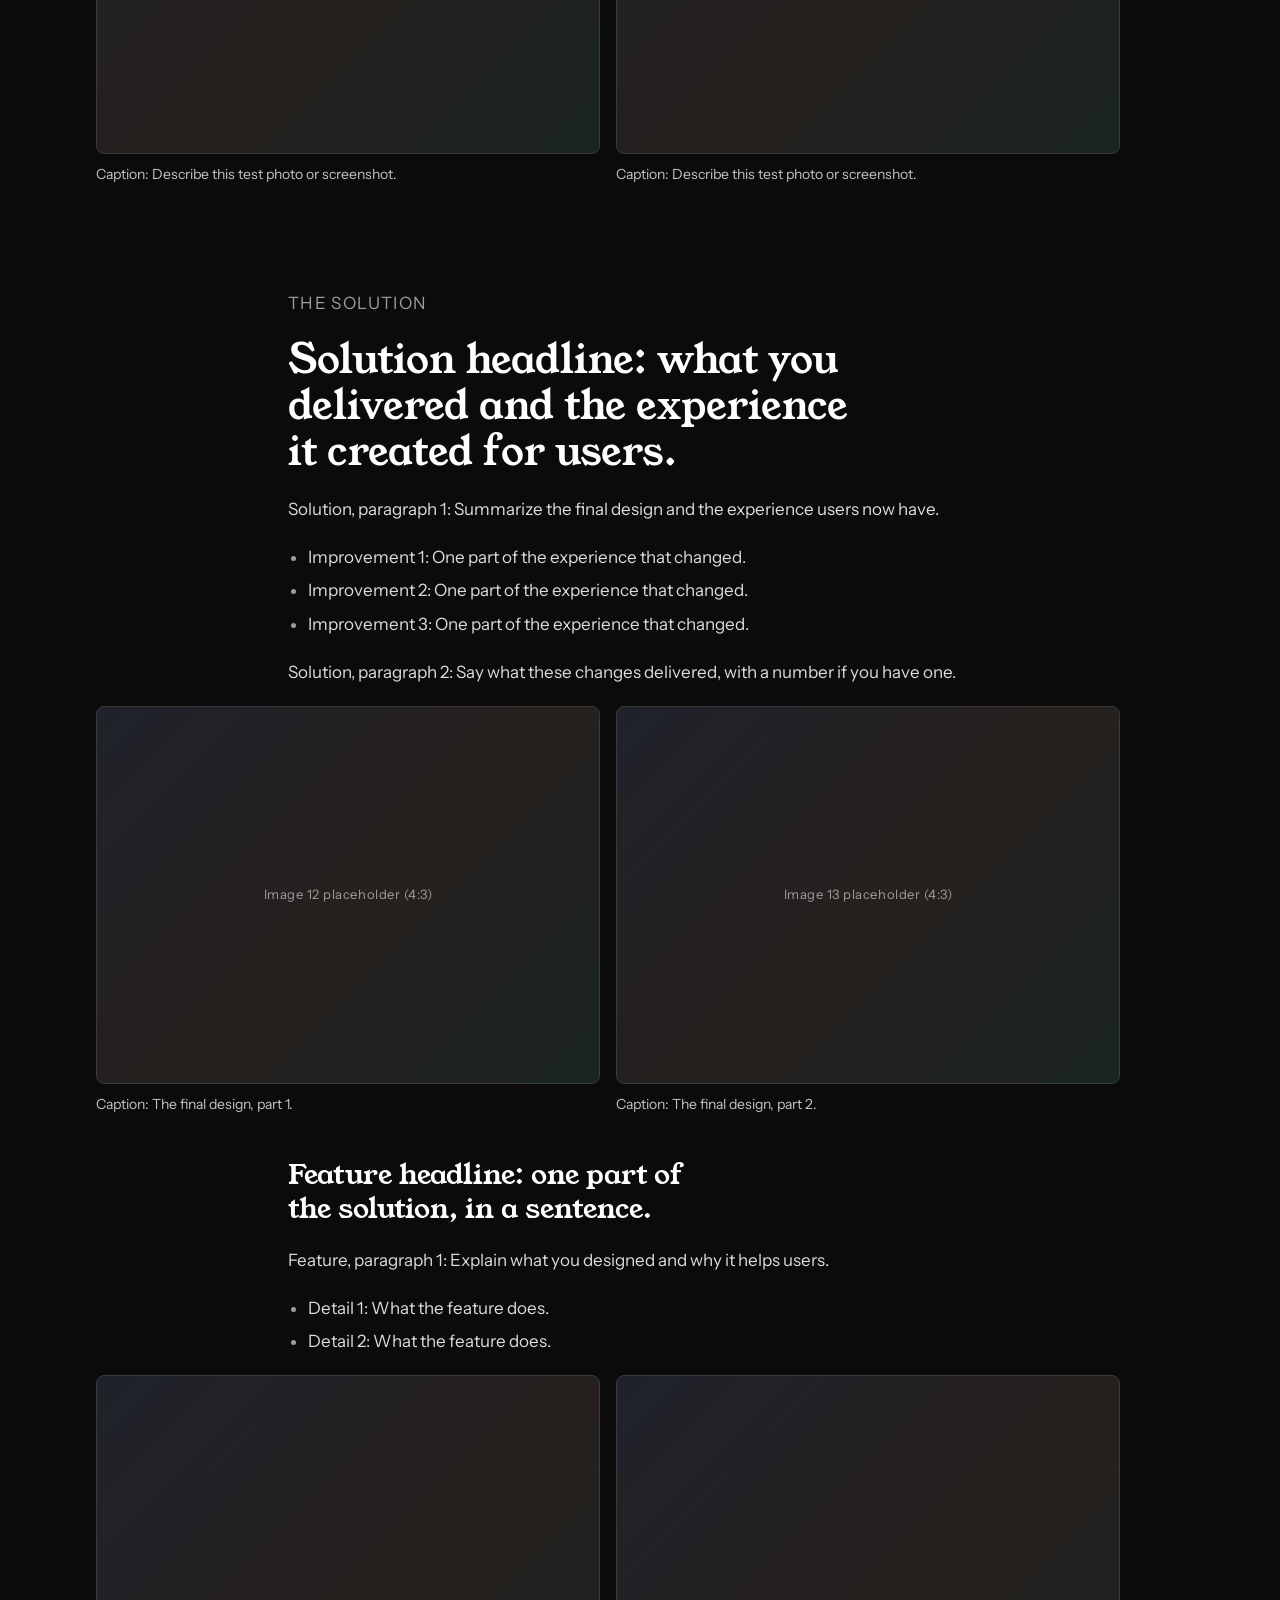
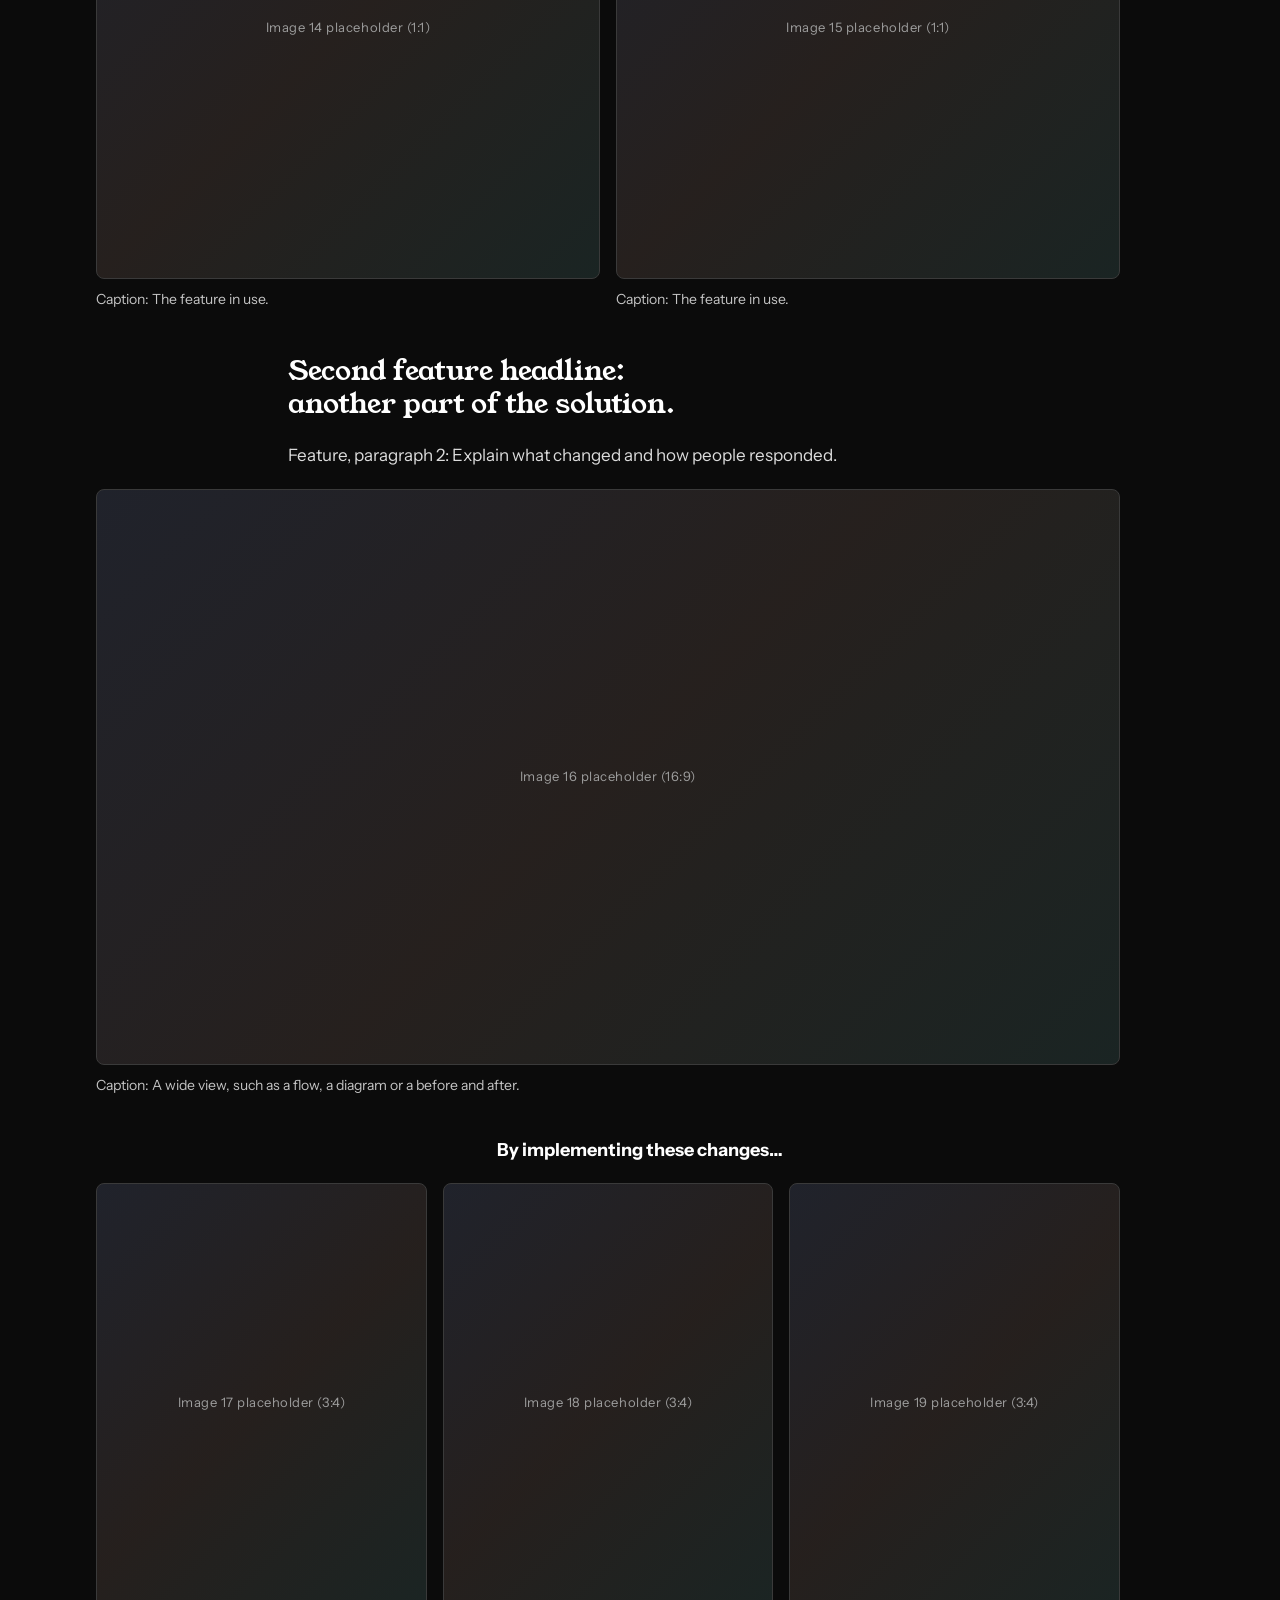
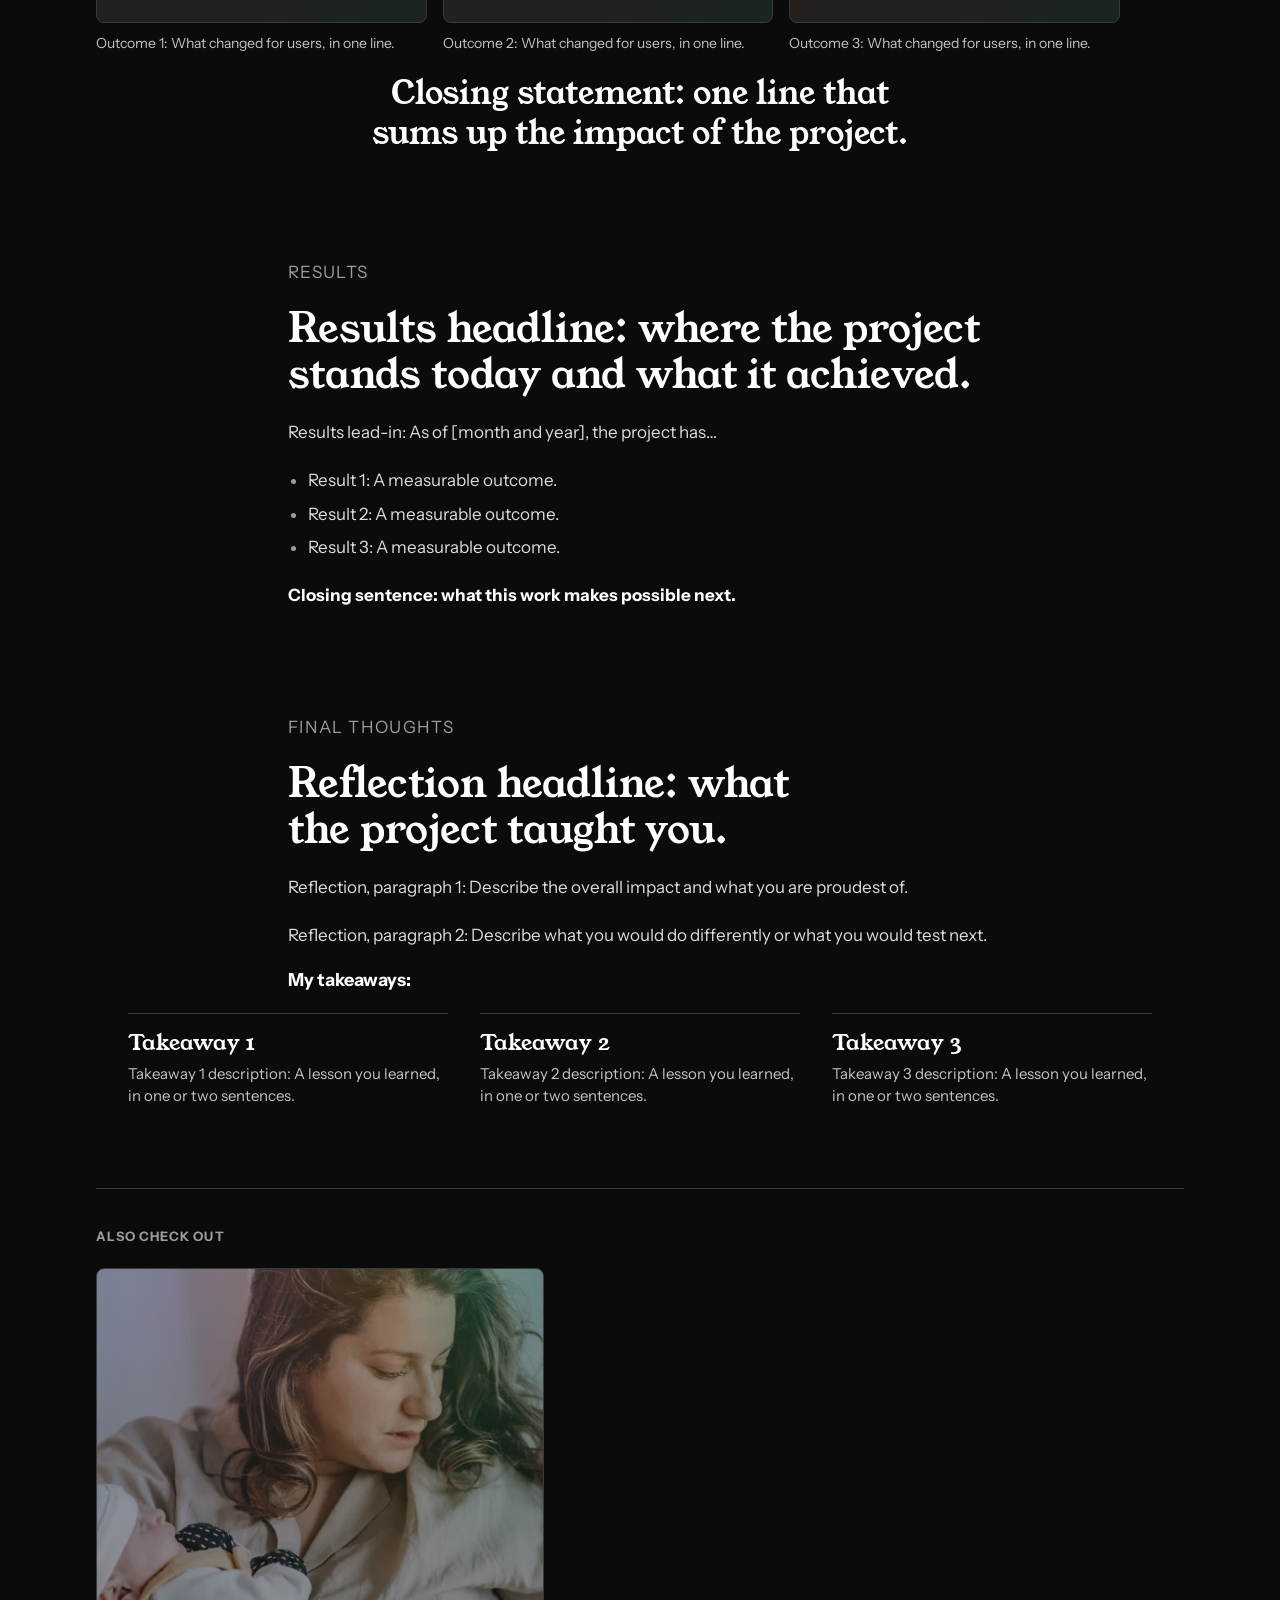
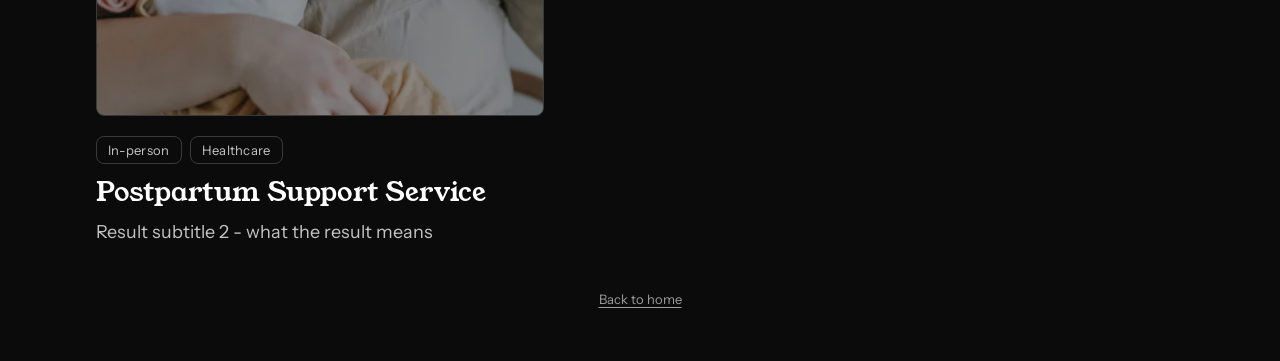
<file: project-1.html>
<!DOCTYPE html>
<html lang="en">
<head>
  <meta charset="UTF-8">
  <meta name="viewport" content="width=device-width, initial-scale=1.0">
  <title>Bocabox Meal Prep Website | Valentina Luzardo</title>
  <meta name="description" content="Case study: Bocabox Meal Prep Website, by Valentina Luzardo.">
  <link rel="stylesheet" href="styles.css">
  <link rel="stylesheet" href="case.css">
</head>
<body>
  <a class="skip" href="#main">Skip to main content</a>

  <div class="page-top">
    <a class="btn" id="back" href="index.html">← Back</a>
  </div>

  <main id="main">
    <!-- EDITABLE:START (managed by the page editor; do not rename these markers) -->
    <article class="case-body">
    <section class="hero">
      <div class="img-slot" data-ratio="21/9" data-label="Image 1 placeholder (21:9)"></div>
      <div class="hero-inner">
        <ul class="tags" aria-label="Project keywords"><li>Mobile</li><li>Website</li></ul>
        <h1>Bocabox Meal Prep Website</h1>
        <p class="hero-sub">Key result sentence: the headline outcome of this project, with its number.</p>
        <div class="meta">
          <div><span class="t">Platform</span><span class="v">Mobile, Website</span></div>
          <div><span class="t">Timeline</span><span class="v">Month Year to Month Year</span></div>
          <div><span class="t">Team</span><span class="v">Your role, and who you worked with</span></div>
        </div>
      </div>
    </section>
    <section>
      <p class="eyebrow">At a glance</p>
      <h2>Headline: one sentence that states what you did and the result it created.</h2>
      <p>Overview, paragraph 1: Introduce the project in two or three sentences. Who was it for, and what problem was it meant to solve?</p>
      <p>Overview, paragraph 2: Describe the size of the work and your part in it. How long did it run, who was on the team, and what did you own?</p>
    </section>
    <section>
      <h3 class="label">Role and responsibilities</h3>
      <p>Role summary: Your title on this project and the one sentence that says what you were responsible for.</p>
      <ol>
        <li>Responsibility 1: A key action you took, starting with a verb (for example, "Led usability testing with…").</li>
        <li>Responsibility 2: Another key action and the method you used.</li>
        <li>Responsibility 3: Another key action and who you worked with.</li>
        <li>Responsibility 4: Another key action and what it produced.</li>
        <li>Responsibility 5: Another key action and how you checked it worked.</li>
      </ol>
    </section>
    <section>
      <h3 class="label">Key results</h3>
      <div class="metrics"><div class="metric"><div class="num">Result 1</div><div class="desc">What this number measures, and the period it covers.</div></div><div class="metric"><div class="num">Result 2</div><div class="desc">What this number measures, and the period it covers.</div></div><div class="metric"><div class="num">Result 3</div><div class="desc">What this number measures, and the period it covers.</div></div><div class="metric"><div class="num">Result 4</div><div class="desc">What this number measures, and the period it covers.</div></div></div>
    </section>
    <section>
      <div class="note"><p>Confidentiality note (optional): Say what was changed or left out to protect private information, and whose views this case study reflects.</p></div>
    </section>
    <section>
      <p class="eyebrow">The problem</p>
      <h2>Problem headline: the situation or user need that made this project necessary.</h2>
      <p>Problem, paragraph 1: Explain the context. Who are the users, and what was not working for them?</p>
      <p>Problem, paragraph 2: Explain why it mattered, using a number or a quote if you have one.</p>
      <h3 class="label center">These challenges meant:</h3>
      <div class="figs three"><figure><div class="img-slot" data-ratio="3/4" data-label="Image 2 placeholder (3:4)"></div><figcaption>Challenge 1: What users or staff struggled with, in one line.</figcaption></figure><figure><div class="img-slot" data-ratio="3/4" data-label="Image 3 placeholder (3:4)"></div><figcaption>Challenge 2: What users or staff struggled with, in one line.</figcaption></figure><figure><div class="img-slot" data-ratio="3/4" data-label="Image 4 placeholder (3:4)"></div><figcaption>Challenge 3: What users or staff struggled with, in one line.</figcaption></figure></div>
    </section>
    <section>
      <h3 class="label center">Our team set 3 core goals:</h3>
      <div class="goals"><div class="goal"><h3>Goal 1</h3><p>Goal 1 description: What you set out to improve, in one sentence.</p></div><div class="goal"><h3>Goal 2</h3><p>Goal 2 description: What you set out to improve, in one sentence.</p></div><div class="goal"><h3>Goal 3</h3><p>Goal 3 description: What you set out to improve, in one sentence.</p></div></div>
    </section>
    <section>
      <p class="eyebrow">Discovery</p>
      <h2>Research headline: what you learned, and how you learned it.</h2>
      <p>Research, paragraph 1: Describe your research approach and who took part.</p>
      <ul><li>Method 1: An interview, survey or observation you ran.</li><li>Method 2: Another source of evidence.</li><li>Method 3: Another source of evidence.</li></ul>
      <p>Research, paragraph 2: State the main finding and the number that supports it.</p>
      <div class="figs one"><figure><div class="img-slot" data-ratio="16/9" data-label="Image 5 placeholder (16:9)"></div><figcaption>Caption: Describe what this research image shows and why it matters.</figcaption></figure></div>
      <div class="sub">
        <h3>Second finding: a headline for the next thing you learned.</h3>
        <p>Finding, paragraph 1: Explain what you learned and how it changed the direction of the project.</p>
        <p>Finding, paragraph 2: Add the detail that makes the finding believable.</p>
        <div class="figs two"><figure><div class="img-slot" data-ratio="4/3" data-label="Image 6 placeholder (4:3)"></div><figcaption>Caption: What this image shows.</figcaption></figure><figure><div class="img-slot" data-ratio="4/3" data-label="Image 7 placeholder (4:3)"></div><figcaption>Caption: What this image shows.</figcaption></figure></div>
      </div>
    </section>
    <section>
      <p class="eyebrow">Design</p>
      <h2>Design headline: the main decision you made and the reason for it.</h2>
      <p>Design, paragraph 1: Describe how you went from findings to ideas, such as sketches, flows or wireframes.</p>
      <p>Design, paragraph 2: Describe the trade-offs you weighed and how you chose.</p>
      <div class="figs two"><figure><div class="img-slot" data-ratio="4/3" data-label="Image 8 placeholder (4:3)"></div><figcaption>Caption: Describe this design artifact and what it shows.</figcaption></figure><figure><div class="img-slot" data-ratio="4/3" data-label="Image 9 placeholder (4:3)"></div><figcaption>Caption: Describe this design artifact and what it shows.</figcaption></figure></div>
    </section>
    <section>
      <p class="eyebrow">Validation</p>
      <h2>Testing headline: how you checked the design with real people.</h2>
      <p>Testing, paragraph 1: Describe the test: who took part, what they did and how many sessions you ran.</p>
      <ul><li>Question 1: What you wanted to find out.</li><li>Question 2: What you wanted to find out.</li></ul>
      <div class="figs two"><figure><div class="img-slot" data-ratio="4/3" data-label="Image 10 placeholder (4:3)"></div><figcaption>Caption: Describe this test photo or screenshot.</figcaption></figure><figure><div class="img-slot" data-ratio="4/3" data-label="Image 11 placeholder (4:3)"></div><figcaption>Caption: Describe this test photo or screenshot.</figcaption></figure></div>
    </section>
    <section>
      <p class="eyebrow">The solution</p>
      <h2>Solution headline: what you delivered and the experience it created for users.</h2>
      <p>Solution, paragraph 1: Summarize the final design and the experience users now have.</p>
      <ul><li>Improvement 1: One part of the experience that changed.</li><li>Improvement 2: One part of the experience that changed.</li><li>Improvement 3: One part of the experience that changed.</li></ul>
      <p>Solution, paragraph 2: Say what these changes delivered, with a number if you have one.</p>
      <div class="figs two"><figure><div class="img-slot" data-ratio="4/3" data-label="Image 12 placeholder (4:3)"></div><figcaption>Caption: The final design, part 1.</figcaption></figure><figure><div class="img-slot" data-ratio="4/3" data-label="Image 13 placeholder (4:3)"></div><figcaption>Caption: The final design, part 2.</figcaption></figure></div>
      <div class="sub">
        <h3>Feature headline: one part of the solution, in a sentence.</h3>
        <p>Feature, paragraph 1: Explain what you designed and why it helps users.</p>
        <ul><li>Detail 1: What the feature does.</li><li>Detail 2: What the feature does.</li></ul>
        <div class="figs two"><figure><div class="img-slot" data-ratio="1/1" data-label="Image 14 placeholder (1:1)"></div><figcaption>Caption: The feature in use.</figcaption></figure><figure><div class="img-slot" data-ratio="1/1" data-label="Image 15 placeholder (1:1)"></div><figcaption>Caption: The feature in use.</figcaption></figure></div>
      </div>
      <div class="sub">
        <h3>Second feature headline: another part of the solution.</h3>
        <p>Feature, paragraph 2: Explain what changed and how people responded.</p>
        <div class="figs one"><figure><div class="img-slot" data-ratio="16/9" data-label="Image 16 placeholder (16:9)"></div><figcaption>Caption: A wide view, such as a flow, a diagram or a before and after.</figcaption></figure></div>
      </div>
      <div class="sub">
        <h3 class="label center">By implementing these changes…</h3>
        <div class="figs three"><figure><div class="img-slot" data-ratio="3/4" data-label="Image 17 placeholder (3:4)"></div><figcaption>Outcome 1: What changed for users, in one line.</figcaption></figure><figure><div class="img-slot" data-ratio="3/4" data-label="Image 18 placeholder (3:4)"></div><figcaption>Outcome 2: What changed for users, in one line.</figcaption></figure><figure><div class="img-slot" data-ratio="3/4" data-label="Image 19 placeholder (3:4)"></div><figcaption>Outcome 3: What changed for users, in one line.</figcaption></figure></div>
        <p class="closing">Closing statement: one line that sums up the impact of the project.</p>
      </div>
    </section>
    <section>
      <p class="eyebrow">Results</p>
      <h2>Results headline: where the project stands today and what it achieved.</h2>
      <p>Results lead-in: As of [month and year], the project has…</p>
      <ul><li>Result 1: A measurable outcome.</li><li>Result 2: A measurable outcome.</li><li>Result 3: A measurable outcome.</li></ul>
      <p><strong>Closing sentence: what this work makes possible next.</strong></p>
    </section>
    <section>
      <p class="eyebrow">Final thoughts</p>
      <h2>Reflection headline: what the project taught you.</h2>
      <p>Reflection, paragraph 1: Describe the overall impact and what you are proudest of.</p>
      <p>Reflection, paragraph 2: Describe what you would do differently or what you would test next.</p>
      <h3 class="label">My takeaways:</h3>
      <div class="goals"><div class="goal"><h3>Takeaway 1</h3><p>Takeaway 1 description: A lesson you learned, in one or two sentences.</p></div><div class="goal"><h3>Takeaway 2</h3><p>Takeaway 2 description: A lesson you learned, in one or two sentences.</p></div><div class="goal"><h3>Takeaway 3</h3><p>Takeaway 3 description: A lesson you learned, in one or two sentences.</p></div></div>
    </section>
    </article>
    <!-- EDITABLE:END -->

    <!-- ALSO:START (filled automatically from the Home page card) -->
    <section class="also" aria-labelledby="also-h">
      <h2 class="eyebrow" id="also-h">Also check out</h2>
      <a class="project" href="project-2.html">
        <span class="sr-only">Project 2: </span>
        <div class="project-card" aria-hidden="true"><img src="images/project-2-postpartum-960.webp" srcset="images/project-2-postpartum-480.webp 480w, images/project-2-postpartum-960.webp 960w" sizes="(max-width: 760px) 100vw, 448px" width="960" height="960" alt="" loading="lazy" decoding="async"></div>
        <ul class="tags" aria-label="Project keywords"><li>In-person</li><li>Healthcare</li></ul>
          <div class="result">Postpartum Support Service</div>
          <p class="result-sub">Result subtitle 2 - what the result means</p>
      </a>
    </section>
    <!-- ALSO:END -->

    <p class="home-link"><a href="index.html">Back to home</a></p>
  </main>

  <script>
    // If the visitor came from the Home page, "Back" uses the browser's history,
    // so the browser's back arrow and this button always behave the same way.
    document.getElementById('back').addEventListener('click', function (e) {
      try {
        if (document.referrer && new URL(document.referrer).origin === location.origin && history.length > 1) {
          e.preventDefault();
          history.back();
        }
      } catch (err) { /* falls back to the normal link */ }
    });
  </script>
</body>
</html>
</file>
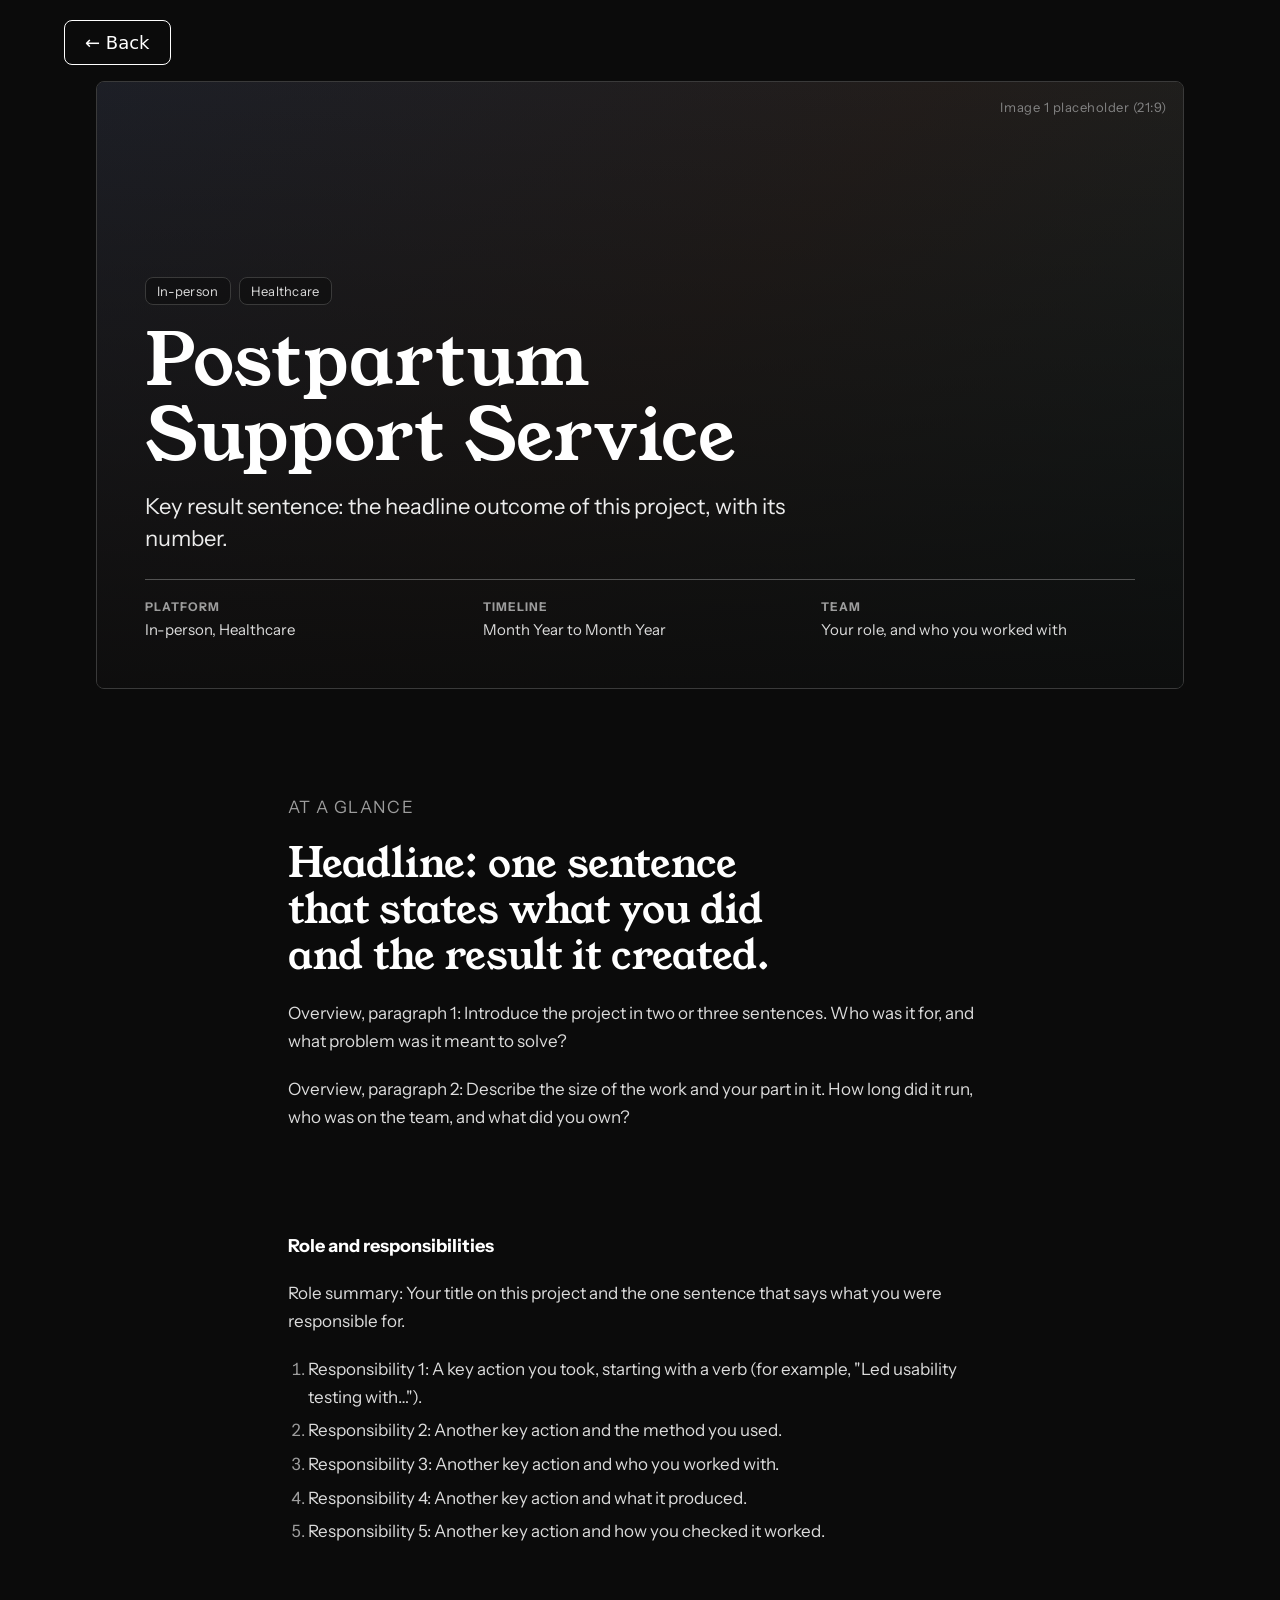
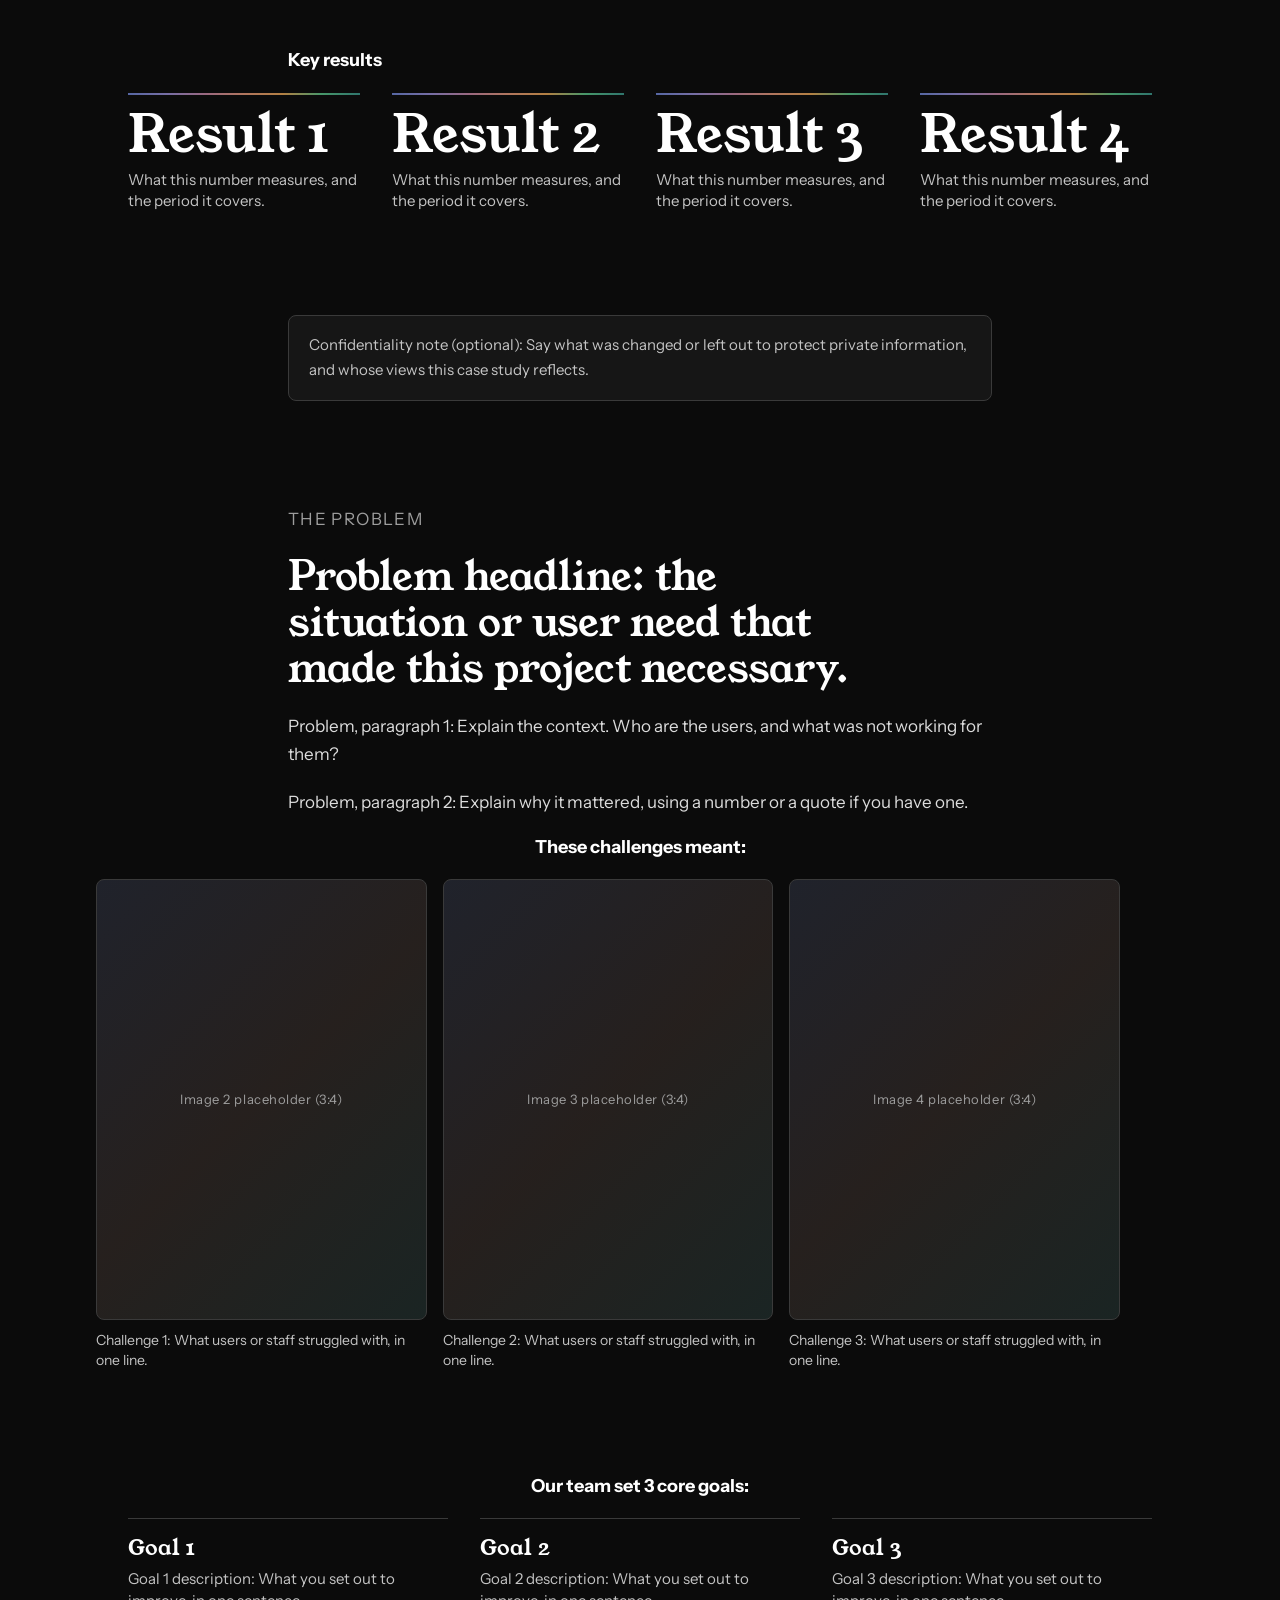
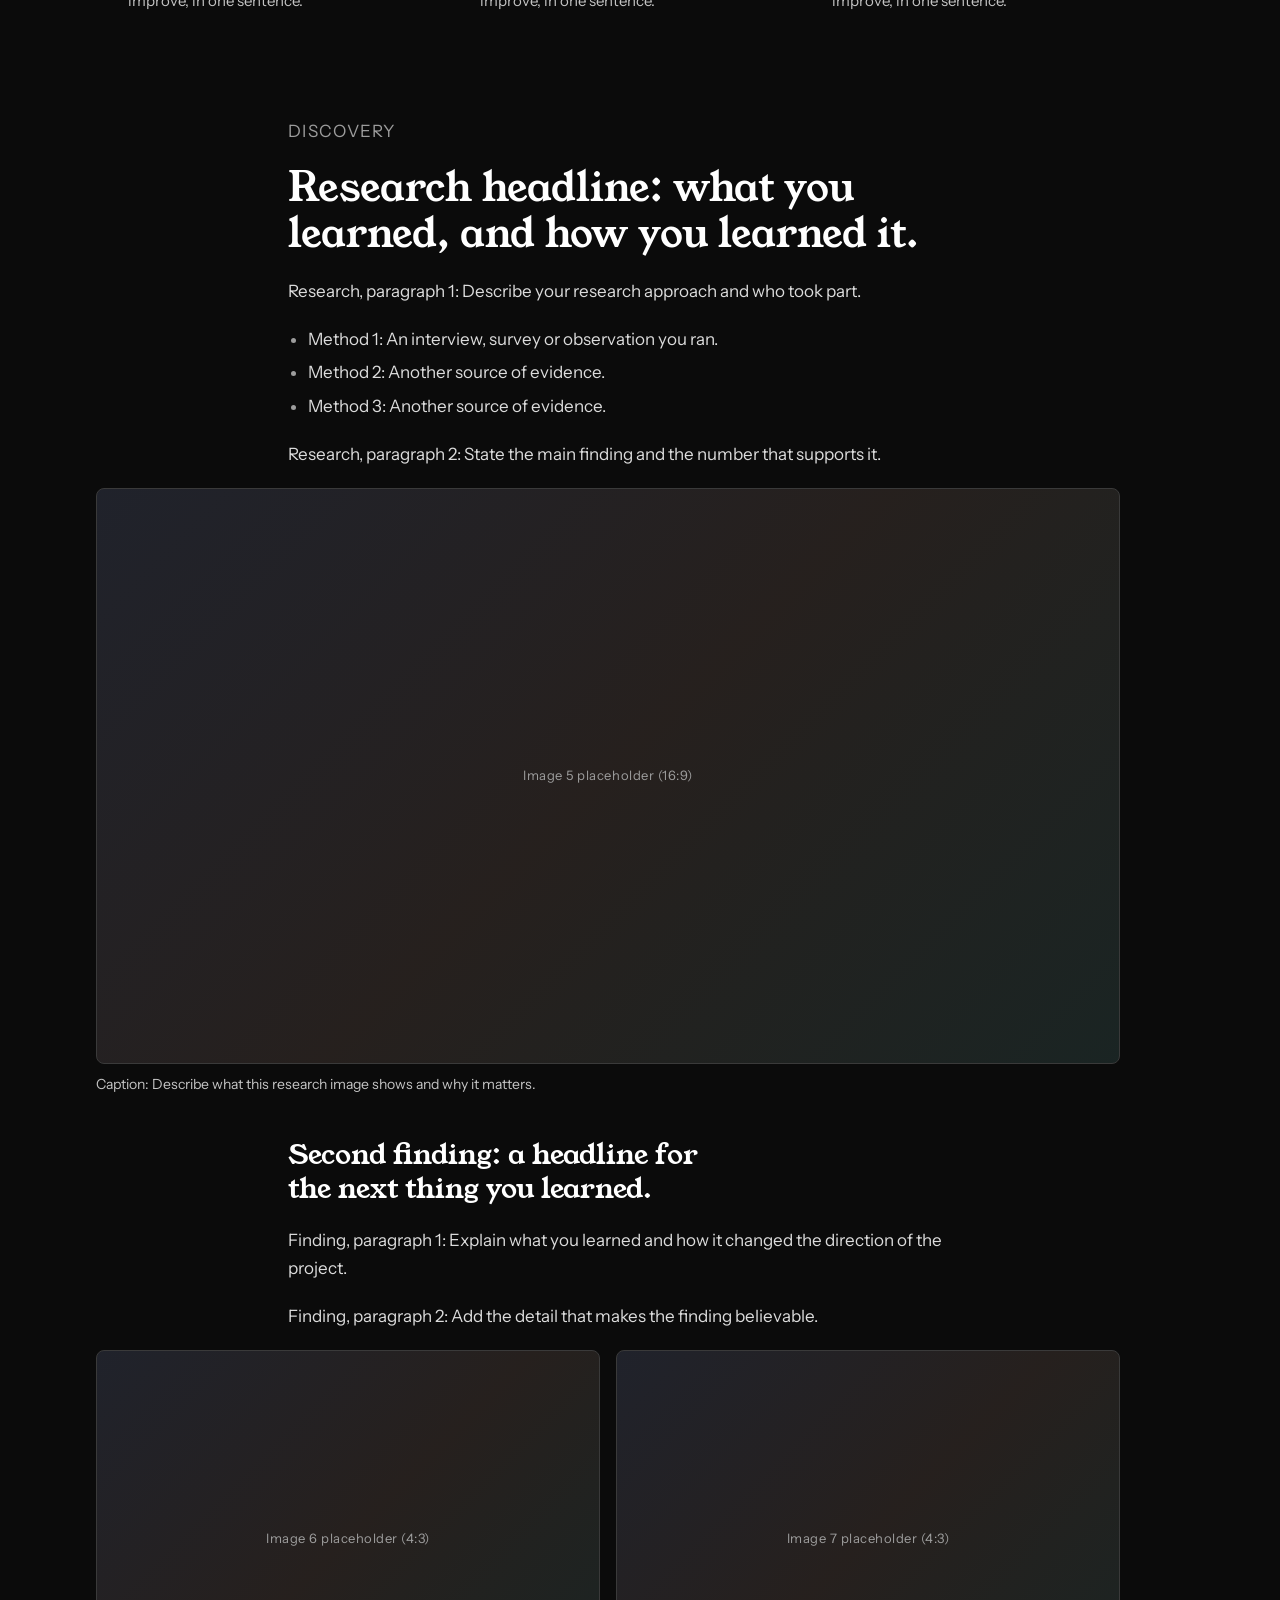
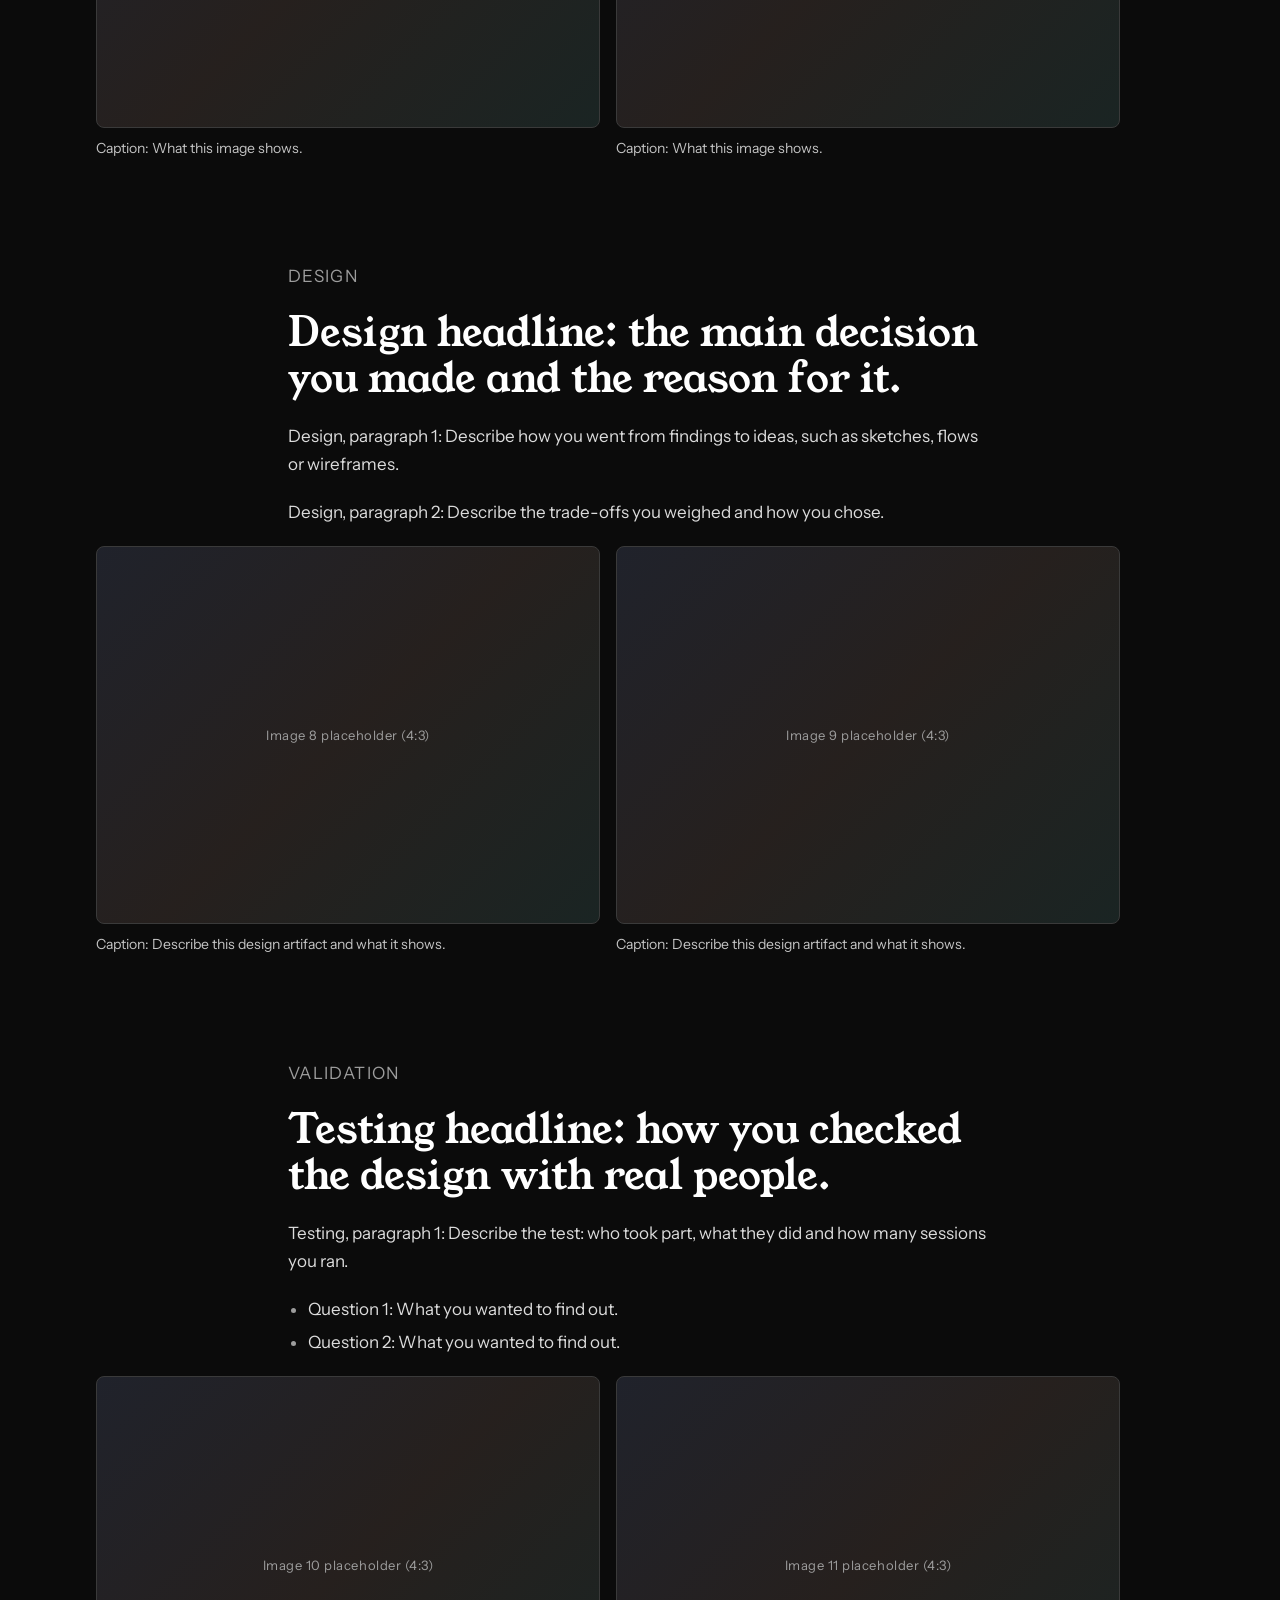
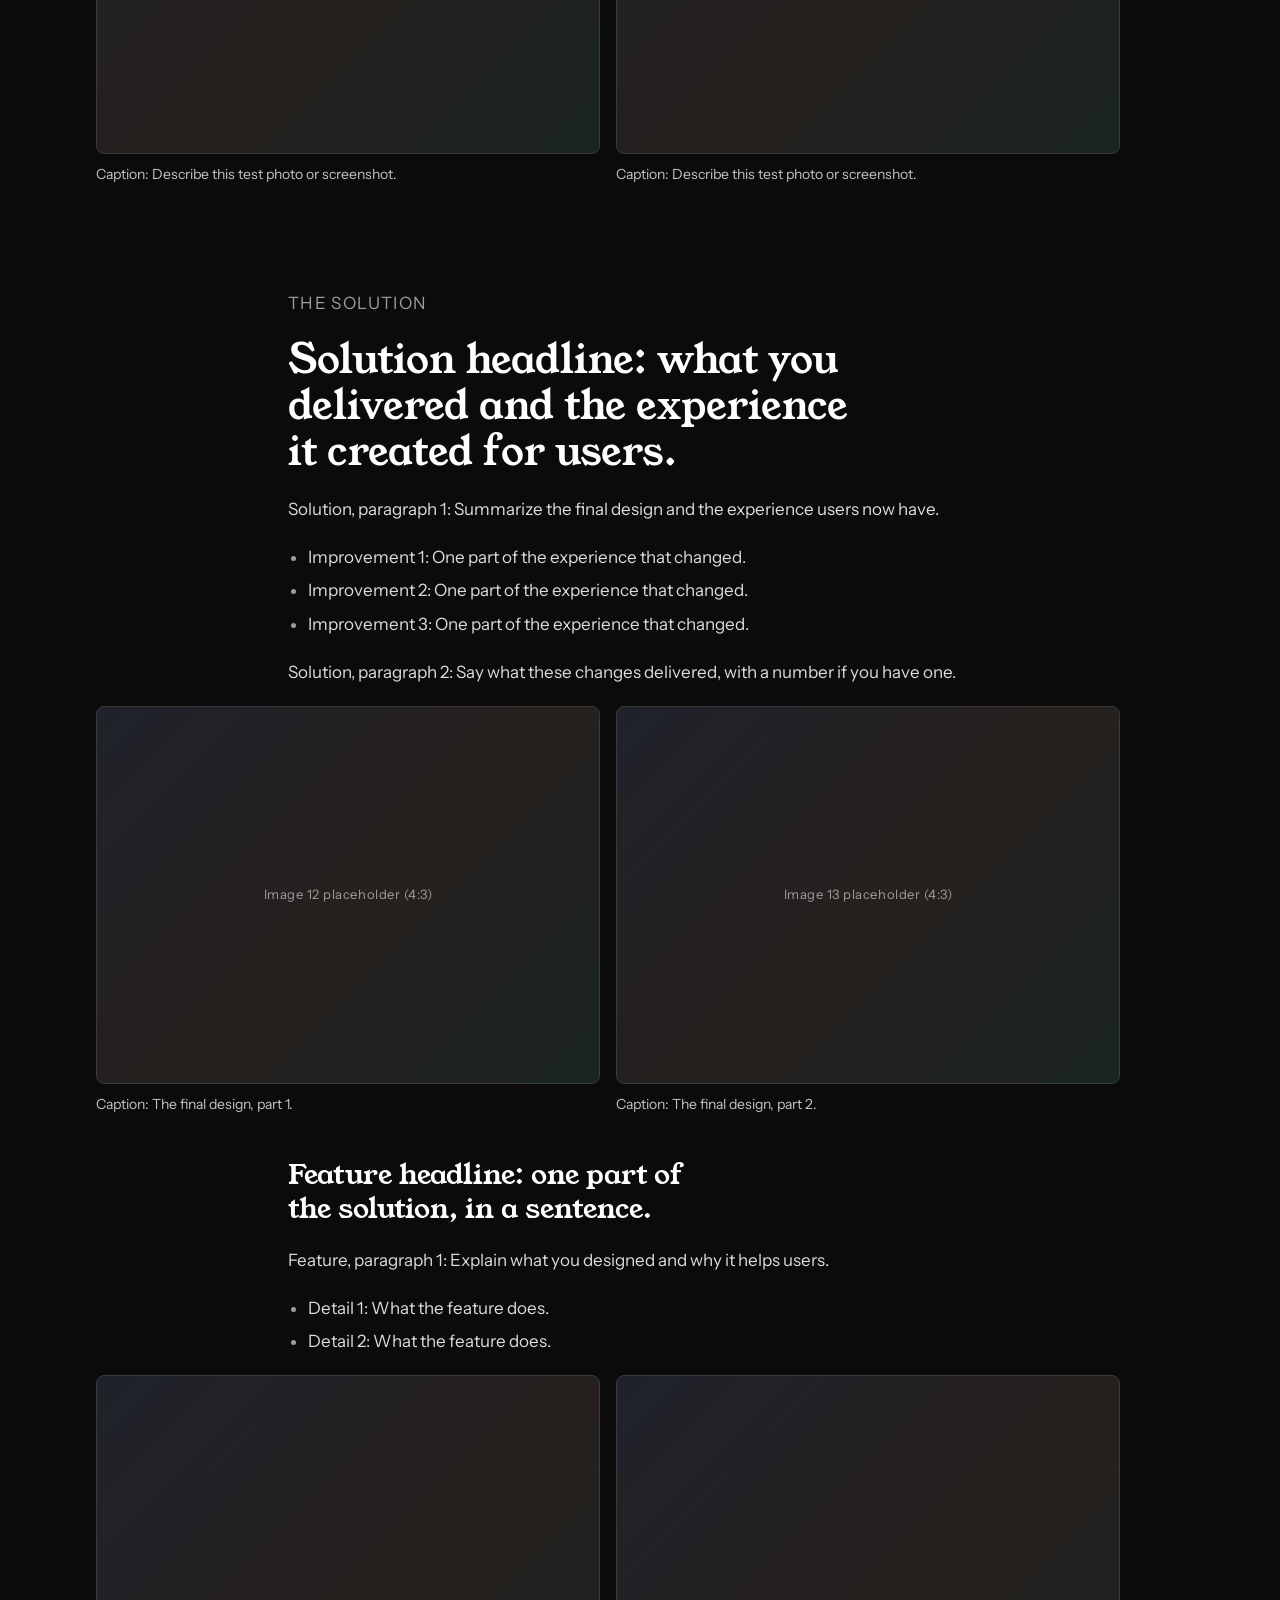
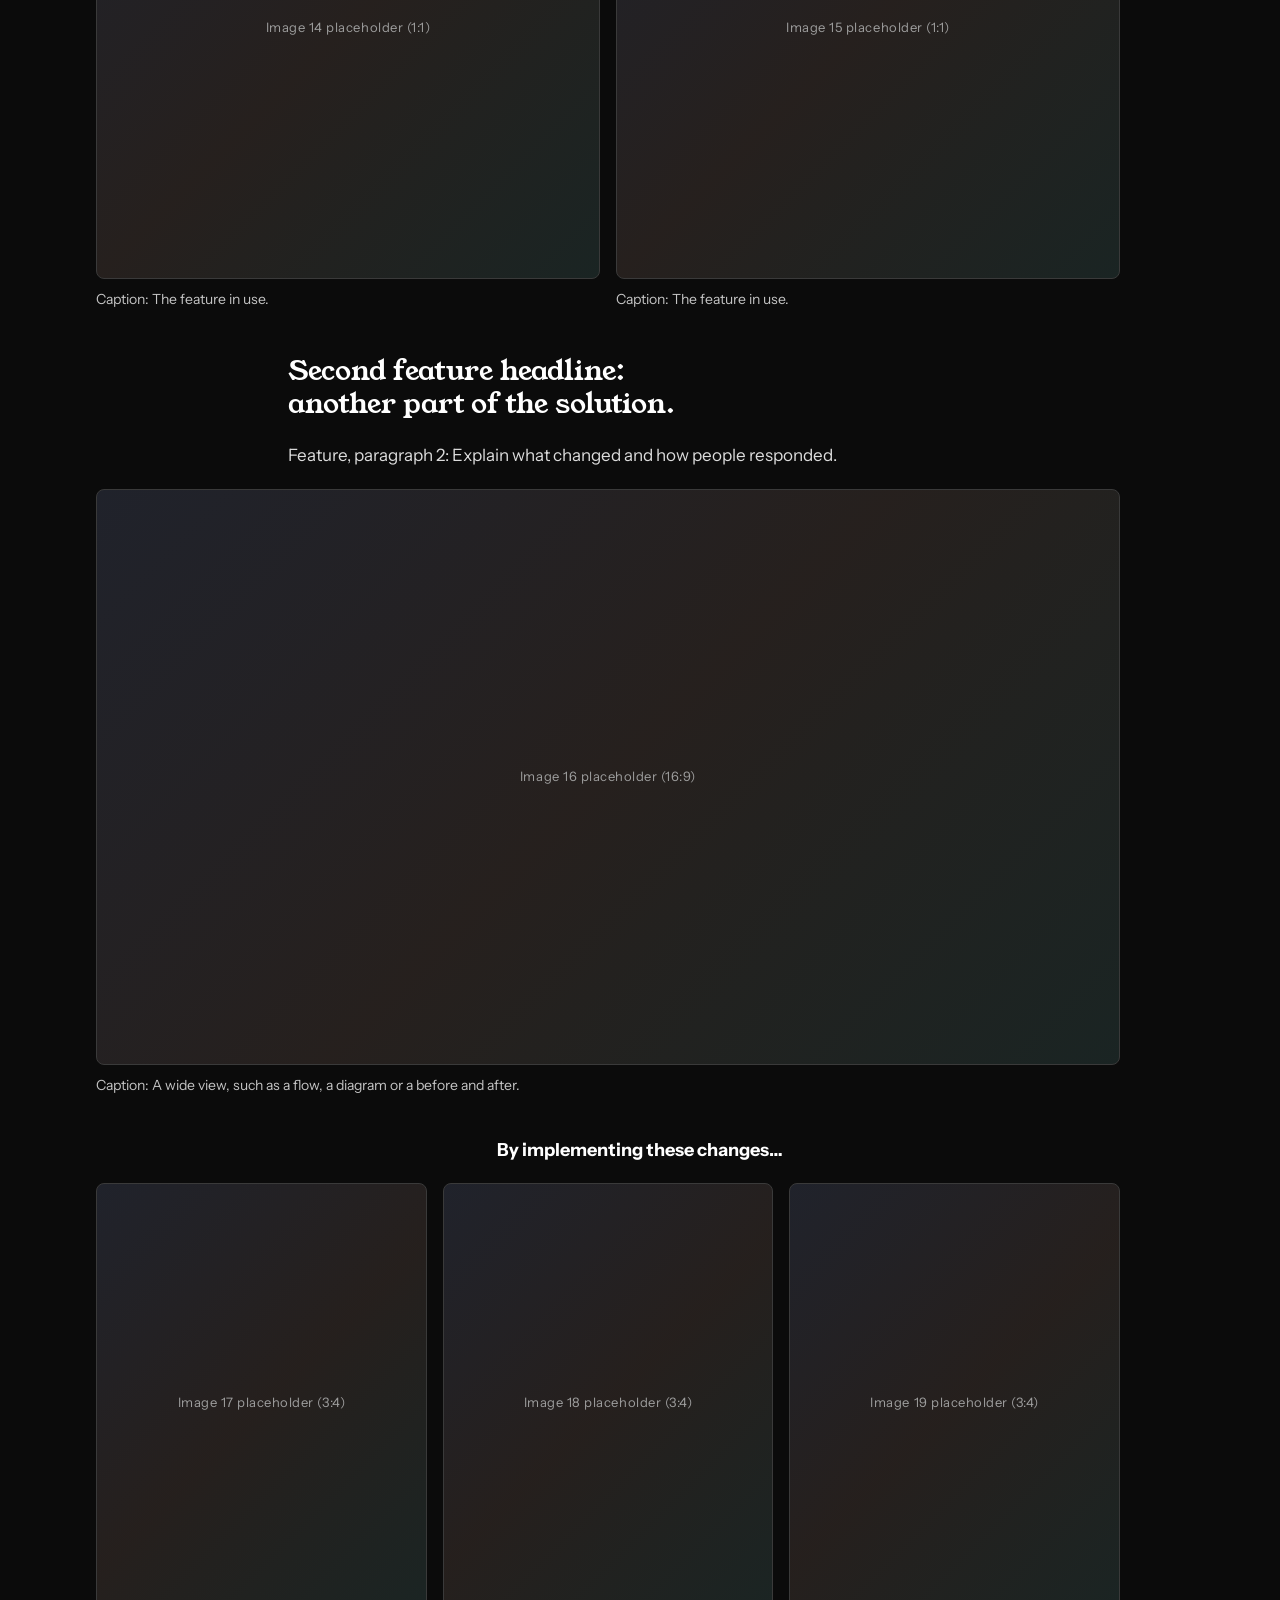
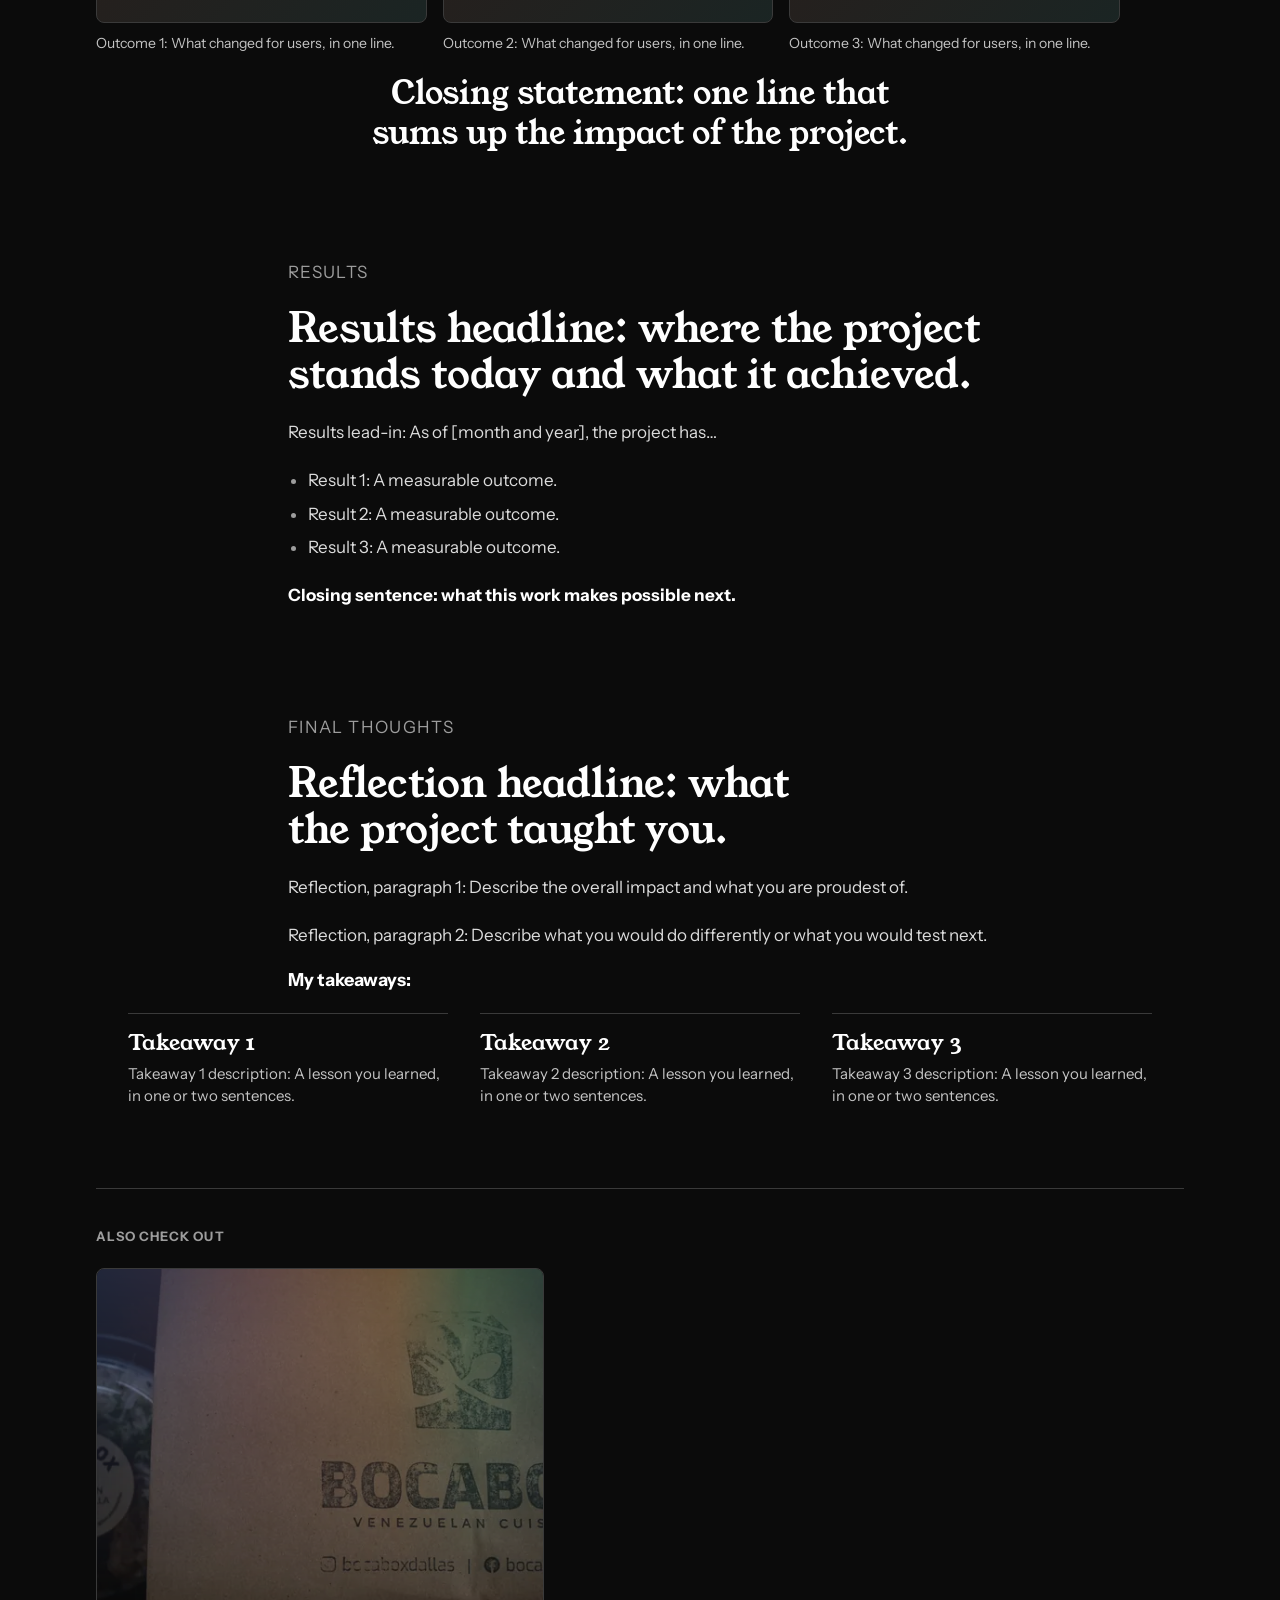
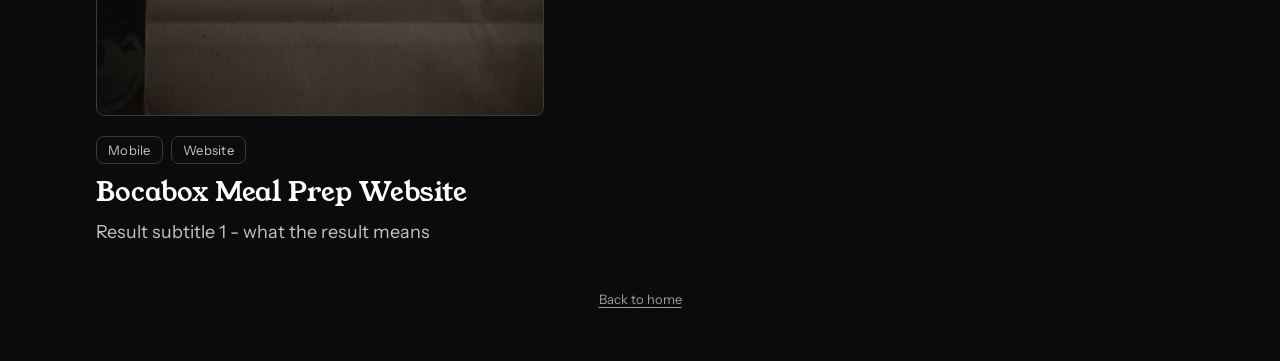
<file: project-2.html>
<!DOCTYPE html>
<html lang="en">
<head>
  <meta charset="UTF-8">
  <meta name="viewport" content="width=device-width, initial-scale=1.0">
  <title>Postpartum Support Service | Valentina Luzardo</title>
  <meta name="description" content="Case study: Postpartum Support Service, by Valentina Luzardo.">
  <link rel="stylesheet" href="styles.css">
  <link rel="stylesheet" href="case.css">
</head>
<body>
  <a class="skip" href="#main">Skip to main content</a>

  <div class="page-top">
    <a class="btn" id="back" href="index.html">← Back</a>
  </div>

  <main id="main">
    <!-- EDITABLE:START (managed by the page editor; do not rename these markers) -->
    <article class="case-body">
    <section class="hero">
      <div class="img-slot" data-ratio="21/9" data-label="Image 1 placeholder (21:9)"></div>
      <div class="hero-inner">
        <ul class="tags" aria-label="Project keywords"><li>In-person</li><li>Healthcare</li></ul>
        <h1>Postpartum Support Service</h1>
        <p class="hero-sub">Key result sentence: the headline outcome of this project, with its number.</p>
        <div class="meta">
          <div><span class="t">Platform</span><span class="v">In-person, Healthcare</span></div>
          <div><span class="t">Timeline</span><span class="v">Month Year to Month Year</span></div>
          <div><span class="t">Team</span><span class="v">Your role, and who you worked with</span></div>
        </div>
      </div>
    </section>
    <section>
      <p class="eyebrow">At a glance</p>
      <h2>Headline: one sentence that states what you did and the result it created.</h2>
      <p>Overview, paragraph 1: Introduce the project in two or three sentences. Who was it for, and what problem was it meant to solve?</p>
      <p>Overview, paragraph 2: Describe the size of the work and your part in it. How long did it run, who was on the team, and what did you own?</p>
    </section>
    <section>
      <h3 class="label">Role and responsibilities</h3>
      <p>Role summary: Your title on this project and the one sentence that says what you were responsible for.</p>
      <ol>
        <li>Responsibility 1: A key action you took, starting with a verb (for example, "Led usability testing with…").</li>
        <li>Responsibility 2: Another key action and the method you used.</li>
        <li>Responsibility 3: Another key action and who you worked with.</li>
        <li>Responsibility 4: Another key action and what it produced.</li>
        <li>Responsibility 5: Another key action and how you checked it worked.</li>
      </ol>
    </section>
    <section>
      <h3 class="label">Key results</h3>
      <div class="metrics"><div class="metric"><div class="num">Result 1</div><div class="desc">What this number measures, and the period it covers.</div></div><div class="metric"><div class="num">Result 2</div><div class="desc">What this number measures, and the period it covers.</div></div><div class="metric"><div class="num">Result 3</div><div class="desc">What this number measures, and the period it covers.</div></div><div class="metric"><div class="num">Result 4</div><div class="desc">What this number measures, and the period it covers.</div></div></div>
    </section>
    <section>
      <div class="note"><p>Confidentiality note (optional): Say what was changed or left out to protect private information, and whose views this case study reflects.</p></div>
    </section>
    <section>
      <p class="eyebrow">The problem</p>
      <h2>Problem headline: the situation or user need that made this project necessary.</h2>
      <p>Problem, paragraph 1: Explain the context. Who are the users, and what was not working for them?</p>
      <p>Problem, paragraph 2: Explain why it mattered, using a number or a quote if you have one.</p>
      <h3 class="label center">These challenges meant:</h3>
      <div class="figs three"><figure><div class="img-slot" data-ratio="3/4" data-label="Image 2 placeholder (3:4)"></div><figcaption>Challenge 1: What users or staff struggled with, in one line.</figcaption></figure><figure><div class="img-slot" data-ratio="3/4" data-label="Image 3 placeholder (3:4)"></div><figcaption>Challenge 2: What users or staff struggled with, in one line.</figcaption></figure><figure><div class="img-slot" data-ratio="3/4" data-label="Image 4 placeholder (3:4)"></div><figcaption>Challenge 3: What users or staff struggled with, in one line.</figcaption></figure></div>
    </section>
    <section>
      <h3 class="label center">Our team set 3 core goals:</h3>
      <div class="goals"><div class="goal"><h3>Goal 1</h3><p>Goal 1 description: What you set out to improve, in one sentence.</p></div><div class="goal"><h3>Goal 2</h3><p>Goal 2 description: What you set out to improve, in one sentence.</p></div><div class="goal"><h3>Goal 3</h3><p>Goal 3 description: What you set out to improve, in one sentence.</p></div></div>
    </section>
    <section>
      <p class="eyebrow">Discovery</p>
      <h2>Research headline: what you learned, and how you learned it.</h2>
      <p>Research, paragraph 1: Describe your research approach and who took part.</p>
      <ul><li>Method 1: An interview, survey or observation you ran.</li><li>Method 2: Another source of evidence.</li><li>Method 3: Another source of evidence.</li></ul>
      <p>Research, paragraph 2: State the main finding and the number that supports it.</p>
      <div class="figs one"><figure><div class="img-slot" data-ratio="16/9" data-label="Image 5 placeholder (16:9)"></div><figcaption>Caption: Describe what this research image shows and why it matters.</figcaption></figure></div>
      <div class="sub">
        <h3>Second finding: a headline for the next thing you learned.</h3>
        <p>Finding, paragraph 1: Explain what you learned and how it changed the direction of the project.</p>
        <p>Finding, paragraph 2: Add the detail that makes the finding believable.</p>
        <div class="figs two"><figure><div class="img-slot" data-ratio="4/3" data-label="Image 6 placeholder (4:3)"></div><figcaption>Caption: What this image shows.</figcaption></figure><figure><div class="img-slot" data-ratio="4/3" data-label="Image 7 placeholder (4:3)"></div><figcaption>Caption: What this image shows.</figcaption></figure></div>
      </div>
    </section>
    <section>
      <p class="eyebrow">Design</p>
      <h2>Design headline: the main decision you made and the reason for it.</h2>
      <p>Design, paragraph 1: Describe how you went from findings to ideas, such as sketches, flows or wireframes.</p>
      <p>Design, paragraph 2: Describe the trade-offs you weighed and how you chose.</p>
      <div class="figs two"><figure><div class="img-slot" data-ratio="4/3" data-label="Image 8 placeholder (4:3)"></div><figcaption>Caption: Describe this design artifact and what it shows.</figcaption></figure><figure><div class="img-slot" data-ratio="4/3" data-label="Image 9 placeholder (4:3)"></div><figcaption>Caption: Describe this design artifact and what it shows.</figcaption></figure></div>
    </section>
    <section>
      <p class="eyebrow">Validation</p>
      <h2>Testing headline: how you checked the design with real people.</h2>
      <p>Testing, paragraph 1: Describe the test: who took part, what they did and how many sessions you ran.</p>
      <ul><li>Question 1: What you wanted to find out.</li><li>Question 2: What you wanted to find out.</li></ul>
      <div class="figs two"><figure><div class="img-slot" data-ratio="4/3" data-label="Image 10 placeholder (4:3)"></div><figcaption>Caption: Describe this test photo or screenshot.</figcaption></figure><figure><div class="img-slot" data-ratio="4/3" data-label="Image 11 placeholder (4:3)"></div><figcaption>Caption: Describe this test photo or screenshot.</figcaption></figure></div>
    </section>
    <section>
      <p class="eyebrow">The solution</p>
      <h2>Solution headline: what you delivered and the experience it created for users.</h2>
      <p>Solution, paragraph 1: Summarize the final design and the experience users now have.</p>
      <ul><li>Improvement 1: One part of the experience that changed.</li><li>Improvement 2: One part of the experience that changed.</li><li>Improvement 3: One part of the experience that changed.</li></ul>
      <p>Solution, paragraph 2: Say what these changes delivered, with a number if you have one.</p>
      <div class="figs two"><figure><div class="img-slot" data-ratio="4/3" data-label="Image 12 placeholder (4:3)"></div><figcaption>Caption: The final design, part 1.</figcaption></figure><figure><div class="img-slot" data-ratio="4/3" data-label="Image 13 placeholder (4:3)"></div><figcaption>Caption: The final design, part 2.</figcaption></figure></div>
      <div class="sub">
        <h3>Feature headline: one part of the solution, in a sentence.</h3>
        <p>Feature, paragraph 1: Explain what you designed and why it helps users.</p>
        <ul><li>Detail 1: What the feature does.</li><li>Detail 2: What the feature does.</li></ul>
        <div class="figs two"><figure><div class="img-slot" data-ratio="1/1" data-label="Image 14 placeholder (1:1)"></div><figcaption>Caption: The feature in use.</figcaption></figure><figure><div class="img-slot" data-ratio="1/1" data-label="Image 15 placeholder (1:1)"></div><figcaption>Caption: The feature in use.</figcaption></figure></div>
      </div>
      <div class="sub">
        <h3>Second feature headline: another part of the solution.</h3>
        <p>Feature, paragraph 2: Explain what changed and how people responded.</p>
        <div class="figs one"><figure><div class="img-slot" data-ratio="16/9" data-label="Image 16 placeholder (16:9)"></div><figcaption>Caption: A wide view, such as a flow, a diagram or a before and after.</figcaption></figure></div>
      </div>
      <div class="sub">
        <h3 class="label center">By implementing these changes…</h3>
        <div class="figs three"><figure><div class="img-slot" data-ratio="3/4" data-label="Image 17 placeholder (3:4)"></div><figcaption>Outcome 1: What changed for users, in one line.</figcaption></figure><figure><div class="img-slot" data-ratio="3/4" data-label="Image 18 placeholder (3:4)"></div><figcaption>Outcome 2: What changed for users, in one line.</figcaption></figure><figure><div class="img-slot" data-ratio="3/4" data-label="Image 19 placeholder (3:4)"></div><figcaption>Outcome 3: What changed for users, in one line.</figcaption></figure></div>
        <p class="closing">Closing statement: one line that sums up the impact of the project.</p>
      </div>
    </section>
    <section>
      <p class="eyebrow">Results</p>
      <h2>Results headline: where the project stands today and what it achieved.</h2>
      <p>Results lead-in: As of [month and year], the project has…</p>
      <ul><li>Result 1: A measurable outcome.</li><li>Result 2: A measurable outcome.</li><li>Result 3: A measurable outcome.</li></ul>
      <p><strong>Closing sentence: what this work makes possible next.</strong></p>
    </section>
    <section>
      <p class="eyebrow">Final thoughts</p>
      <h2>Reflection headline: what the project taught you.</h2>
      <p>Reflection, paragraph 1: Describe the overall impact and what you are proudest of.</p>
      <p>Reflection, paragraph 2: Describe what you would do differently or what you would test next.</p>
      <h3 class="label">My takeaways:</h3>
      <div class="goals"><div class="goal"><h3>Takeaway 1</h3><p>Takeaway 1 description: A lesson you learned, in one or two sentences.</p></div><div class="goal"><h3>Takeaway 2</h3><p>Takeaway 2 description: A lesson you learned, in one or two sentences.</p></div><div class="goal"><h3>Takeaway 3</h3><p>Takeaway 3 description: A lesson you learned, in one or two sentences.</p></div></div>
    </section>
    </article>
    <!-- EDITABLE:END -->

    <!-- ALSO:START (filled automatically from the Home page card) -->
    <section class="also" aria-labelledby="also-h">
      <h2 class="eyebrow" id="also-h">Also check out</h2>
      <a class="project" href="project-1.html">
        <span class="sr-only">Project 1: </span>
        <div class="project-card" aria-hidden="true"><img src="images/project-1-bocabox-960.webp" srcset="images/project-1-bocabox-480.webp 480w, images/project-1-bocabox-960.webp 960w" sizes="(max-width: 760px) 100vw, 448px" width="960" height="960" alt="" decoding="async"></div>
        <ul class="tags" aria-label="Project keywords"><li>Mobile</li><li>Website</li></ul>
          <div class="result">Bocabox Meal Prep Website</div>
          <p class="result-sub">Result subtitle 1 - what the result means</p>
      </a>
    </section>
    <!-- ALSO:END -->

    <p class="home-link"><a href="index.html">Back to home</a></p>
  </main>

  <script>
    // If the visitor came from the Home page, "Back" uses the browser's history,
    // so the browser's back arrow and this button always behave the same way.
    document.getElementById('back').addEventListener('click', function (e) {
      try {
        if (document.referrer && new URL(document.referrer).origin === location.origin && history.length > 1) {
          e.preventDefault();
          history.back();
        }
      } catch (err) { /* falls back to the normal link */ }
    });
  </script>
</body>
</html>
</file>
<file: styles.css>
/* ---------- Brand typefaces (free, open license; files are stored in the /fonts folder) ---------- */
@font-face {
  font-family: "Young Serif"; font-style: normal; font-weight: 400; font-display: swap;
  src: url("fonts/young-serif-latin-400-normal.woff2") format("woff2");
}
@font-face {
  font-family: "Instrument Sans"; font-style: normal; font-weight: 400; font-display: swap;
  src: url("fonts/instrument-sans-latin-400-normal.woff2") format("woff2");
}
@font-face {
  font-family: "Instrument Sans"; font-style: normal; font-weight: 700; font-display: swap;
  src: url("fonts/instrument-sans-latin-700-normal.woff2") format("woff2");
}

:root {
  --bg: #0b0b0b;
  --panel: #161616;
  --text: #ffffff;
  --muted: #c4c4c4;      /* readable gray on black */
  --line: #3a3a3a;
  --focus: #ffd84d;      /* bright outline for keyboard users */
  --fade: 250ms;
  --font-serif: "Young Serif", Georgia, "Times New Roman", serif;
  --font-sans: "Instrument Sans", system-ui, -apple-system, "Segoe UI", Roboto, Arial, sans-serif;
}
* { box-sizing: border-box; }
html { scroll-behavior: smooth; }
body {
  margin: 0; background: var(--bg); color: var(--text);
  font-family: system-ui, -apple-system, "Segoe UI", Roboto, Arial, sans-serif;
  line-height: 1.5; font-size: 1.125rem;
}
a, button { color: inherit; font: inherit; }
:focus-visible { outline: 3px solid var(--focus); outline-offset: 3px; }

.skip {
  position: absolute; left: 1rem; top: -4rem; background: var(--focus);
  color: #000; padding: .75rem 1rem; z-index: 50; font-weight: 600;
}
.skip:focus { top: 1rem; }

.btn {
  min-height: 44px; min-width: 44px; padding: .5rem 1.25rem;
  background: transparent; border: 1px solid var(--text); border-radius: 8px;
  cursor: pointer; text-decoration: none; display: inline-flex; align-items: center; justify-content: center;
  transition: background var(--fade), color var(--fade);
}
.btn:hover { background: var(--text); color: #000; }
.btn.solid { background: var(--text); color: #000; font-weight: 600; }
.btn.solid:hover { background: var(--muted); }

/* ---------- Intro ---------- */
main { padding: 0 clamp(1.25rem, 5vw, 4rem); }
.intro { display: flex; flex-direction: column; justify-content: flex-start; padding: 4.5rem 0 3rem; }
h1 { font-family: var(--font-serif); font-size: clamp(1.25rem, 2.2vw, 1.5rem); font-weight: 400; margin: 0 0 1.25rem; letter-spacing: .01em; }
.subtitle { font-family: var(--font-serif); font-size: clamp(1.75rem, 4.2vw, 3.25rem); font-weight: 400; line-height: 1.1; letter-spacing: -.01em; max-width: 24ch; margin: 0 0 2.5rem; }
.menu { display: flex; gap: .5rem 3rem; flex-wrap: wrap; padding: 0; margin: 0; list-style: none; }
.menu-link {
  background: none; border: 0; padding: .25rem 0; min-height: 44px; cursor: pointer;
  display: inline-block; text-decoration-line: underline; line-height: 1.15; font-family: var(--font-sans);
  font-size: clamp(1.75rem, 4.2vw, 3.25rem); font-weight: 700; letter-spacing: -.01em;
  text-decoration-color: transparent; text-decoration-thickness: 1px; text-underline-offset: .2em;
  transition: text-decoration-color var(--fade);
}
.menu-link:hover { text-decoration-color: currentColor; }
.arrow { display: none; }

/* ---------- Projects ---------- */
.projects { display: grid; grid-template-columns: repeat(2, minmax(0, 28rem)); gap: 2.5rem 1.5rem; padding-bottom: 2.5rem; }
.project { display: flex; flex-direction: column; gap: 0.75rem; text-decoration: none; }
.project-card {
  position: relative; overflow: hidden; aspect-ratio: 1 / 1;
  background: var(--panel); border: 1px solid var(--line); border-radius: 8px;
  transition: border-color var(--fade);
}
.project-card img { position: absolute; inset: 0; width: 100%; height: 100%; object-fit: cover; display: block; opacity: .55; transition: opacity var(--fade); }
.project:hover .project-card img, .project:focus-visible .project-card img { opacity: 1; }
.project:hover .project-card { border-color: var(--text); }
.project-card::before {
  content: ""; position: absolute; z-index: 1; top: 0; left: 0; right: 0; height: 75%; pointer-events: none;
  background: linear-gradient(90deg, #778fe5, #a499e8, #d891b3, #f8a482, #fcb25b, #61d493, #3fa397);
  opacity: .22;
  -webkit-mask-image: linear-gradient(180deg, #000 0%, transparent 100%);
  mask-image: linear-gradient(180deg, #000 0%, transparent 100%);
}
.sr-only { position: absolute; width: 1px; height: 1px; margin: -1px; padding: 0; overflow: hidden; clip: rect(0, 0, 0, 0); white-space: nowrap; border: 0; }
.tags { list-style: none; margin: 0.5rem 0 0; padding: 0; display: flex; flex-wrap: wrap; gap: 0.5rem; }
.tags li { font-family: var(--font-sans); font-weight: 400; font-size: 0.8125rem; line-height: 1; letter-spacing: 0.02em; color: var(--muted); padding: 0.4rem 0.7rem; border: 1px solid var(--line); border-radius: 8px; }
.result-sub { margin: 0; font-family: var(--font-sans); font-weight: 400; font-size: clamp(1rem, 1.5vw, 1.125rem); line-height: 1.4; color: var(--muted); }
.result { font-family: var(--font-serif); font-size: clamp(1.5rem, 2.1vw, 1.9rem); font-weight: 400; line-height: 1.2; text-align: left; }


/* ---------- Pop-ups ---------- */
dialog, dialog * { font-family: var(--font-sans); }
dialog {
  width: min(92vw, 40rem); max-height: 90vh; overflow: auto;
  background: var(--panel); color: var(--text);
  border: 1px solid var(--line); border-radius: 8px; padding: 1.75rem;
  opacity: 0; transform: translateY(8px);
  transition: opacity var(--fade), transform var(--fade), overlay var(--fade) allow-discrete, display var(--fade) allow-discrete;
}
dialog[open] { opacity: 1; transform: none; }
@starting-style { dialog[open] { opacity: 0; transform: translateY(8px); } }
dialog::backdrop { background: rgba(0,0,0,.75); }
.dialog-head { display: flex; justify-content: space-between; align-items: center; margin-bottom: 1.25rem; }
.dialog-head.end { justify-content: flex-end; }
.dialog-head h2 { margin: 0; font-size: clamp(1.75rem, 5vw, 2.25rem); }

.contact-list { list-style: none; margin: 0; padding: 0; }
.contact-list li { border-top: 1px solid var(--line); }
.contact-list a {
  display: flex; gap: 1rem; padding: 1.25rem 0; min-height: 72px;
  text-decoration: none; align-items: center;
}
.contact-list a:hover .value { text-decoration: underline; text-decoration-thickness: 1px; text-underline-offset: .2em; }
.contact-list .icon { flex: none; width: 2rem; height: 2rem; }
.contact-list .row-text { display: flex; flex-direction: column; min-width: 0; }
.contact-list .label { color: var(--muted); font-size: 1.125rem; font-weight: 400; }
.contact-list .value { font-size: clamp(1.35rem, 5vw, 1.75rem); font-weight: 700; line-height: 1.25; }

.cv-preview {
  background: #fff; color: #111; border-radius: 8px; padding: 1.5rem; margin-bottom: 1.25rem;
  aspect-ratio: 8.5 / 11; max-height: 50vh; overflow: hidden;
}
.cv-preview .line { height: .6rem; background: #d0d0d0; border-radius: 3px; margin: .6rem 0; }
.cv-preview .line.short { width: 40%; }
.cv-preview .line.mid { width: 70%; }
.cv-preview .line.title { height: 1.2rem; width: 55%; background: #333; }
/* Download link inside the CV pop-up: small and quiet, not a big headline */
dialog .menu-link { font-size: 1rem; font-weight: 700; letter-spacing: 0; min-height: 44px; padding: .5rem 0; }
.cv-note { color: var(--muted); font-size: 1rem; margin: 0 0 1.25rem; }

/* ---------- Phone layout ---------- */
@media (max-width: 760px) {
  .projects { grid-template-columns: minmax(0, 28rem); }
  .menu { flex-direction: column; gap: .25rem; }
  .menu-link { min-height: 56px; padding: .5rem 0; font-size: clamp(1.625rem, 7.5vw, 2.125rem); }
  .arrow { display: inline; }
  .project-card { aspect-ratio: 1 / 1; }
  .result { font-size: min(6.15vw, 2.25rem); }
  .intro { padding: 3.25rem 0 1.5rem; }
  .subtitle { font-size: clamp(1.5rem, 7vw, 2rem); margin-bottom: 1.5rem; }
  h1 { margin-bottom: 1rem; }
}

/* ---------- Respect reduced-motion settings ---------- */
@media (prefers-reduced-motion: reduce) {
  html { scroll-behavior: auto; }
  * { transition: none !important; animation: none !important; }
}

/* ---------- Page-to-page fade (also used by the browser's back arrow) ---------- */
@view-transition { navigation: auto; }
::view-transition-old(root) { animation: fade-out var(--fade) ease both; }
::view-transition-new(root) { animation: fade-in var(--fade) ease both; }
@keyframes fade-out { to { opacity: 0; } }
@keyframes fade-in { from { opacity: 0; } }
@media (prefers-reduced-motion: reduce) {
  ::view-transition-group(*), ::view-transition-old(*), ::view-transition-new(*) { animation: none !important; }
}

/* ---------- Playground page ---------- */
.page-top { padding: 1.25rem clamp(1.25rem, 5vw, 4rem) 0; }
.page-head { padding: 3rem 0 2rem; }
.page-head h1 { font-family: inherit; font-weight: 700; font-size: clamp(2.25rem, 6.5vw, 5rem); line-height: 1.1; letter-spacing: -.01em; margin: 0 0 1rem; }
.page-head p { font-size: clamp(1.125rem, 2.2vw, 1.5rem); color: var(--muted); max-width: 40ch; margin: 0; }
.playground-grid { display: grid; grid-template-columns: repeat(3, 1fr); gap: 1.5rem; padding: 0 0 4rem; list-style: none; margin: 0; }
.tile {
  display: flex; flex-direction: column; justify-content: flex-end; gap: .5rem; min-height: 16rem;
  background: var(--panel); border: 1px solid var(--line); border-radius: 8px; padding: 1.5rem;
}
.tile h2 { margin: 0; font-size: 1.5rem; }
.tile p { margin: 0; color: var(--muted); }
@media (max-width: 760px) { .playground-grid { grid-template-columns: 1fr; } .tile { min-height: 12rem; } }

/* ---------- Playground easter egg ---------- */
.menu { align-items: center; }
.menu-link.egg-link {
  color: transparent; text-decoration: none;
  background-image: linear-gradient(90deg,
    #778fe5 0%, #a499e8 8%, #d891b3 16%, #f8a482 24%, #fcb25b 32%, #61d493 40%, #3fa397 48%,
    #778fe5 50%, #778fe5 100%);
  background-size: 200% 100%; background-position: 100% 50%;
  -webkit-background-clip: text; background-clip: text;
  opacity: 0; filter: blur(8px);
  transition: opacity 1s ease, filter 1s ease, background-position 1s ease;
}
.menu-link.egg-link.shown {
  opacity: 1; filter: none; background-position: 0% 50%;
  transition: opacity 1.5s ease-out, filter 1.5s ease-out, background-position 1.5s ease-out;
}
.menu-link.egg-link:focus-visible { opacity: 1; filter: none; background-position: 0% 50%; }
.menu-link.egg-link .arrow { display: none; }
.arrow.show { display: inline; }

/* Phones keep the same small size */
@media (hover: none), (max-width: 760px) {
  .menu-link.egg-link { font-size: 1.17rem; min-height: 44px; letter-spacing: 0; }
}
@media (max-width: 760px) {
  .menu { align-items: flex-start; }
}

/* ---------- Name + star ---------- */
.name { position: relative; display: inline-block; }
.name-text { display: inline-block; text-transform: uppercase; }
.star { position: absolute; top: 50%; left: calc(100% + .35em); width: .89em; height: 1.1em; transform: translateY(-50%); overflow: visible; }
.thin-arrow { width: .8em; height: .8em; margin-left: .25em; vertical-align: -.05em; }

/* On every load.
   Name: comes into focus and fades in with the gradient gliding through the letters (the same
   effect as the Playground link), then settles to plain white.
   Star: three dots pop in beside the name, spin in toward each other, merge, and burst into the star. */
.dot { opacity: 0; transform-box: fill-box; transform-origin: center; }
.dots { transform-origin: 40.45px 50px; }
.star-grad { transform-box: fill-box; transform-origin: center; }

html.star-anim .name-text {
  color: transparent;
  background-image: linear-gradient(90deg, #ffffff 0.0%, #ffffff 34.0%, #f5f7fd 35.3%, #dce2f8 36.7%, #bbc7f2 38.0%, #9aacec 39.3%, #8197e7 40.7%, #778fe5 42.0%, #a499e8 44.7%, #d891b3 47.3%, #f8a482 50.0%, #fcb25b 52.7%, #61d493 55.3%, #3fa397 58.0%, #4daa9f 59.3%, #71bbb2 60.7%, #9fd1cb 62.0%, #cde7e4 63.3%, #f1f8f7 64.7%, #ffffff 66.0%, #ffffff 100.0%);
  background-size: 300% 100%; background-position: 0% 0;
  -webkit-background-clip: text; background-clip: text;
  animation: name-in 1.5s ease-out both;
}
@keyframes name-in {
  from { opacity: 0; filter: blur(8px); background-position: 100% 0; }
  to { opacity: 1; filter: blur(0); background-position: 0% 0; }
}

html.star-anim .dots { animation: dots-spin .85s ease-in-out .35s both; }
html.star-anim .d1 { animation: dot-1 .85s ease-in-out .35s both; }
html.star-anim .d2 { animation: dot-2 .85s ease-in-out .35s both; }
html.star-anim .d3 { animation: dot-3 .85s ease-in-out .35s both; }
@keyframes dots-spin { 0%, 41% { transform: rotate(0deg); } 88%, 100% { transform: rotate(-150deg); } }
@keyframes dot-1 {
  0% { transform: translate(0px, -24px) scale(0); opacity: 0; }
  14% { transform: translate(0px, -24px) scale(1.2); opacity: 1; }
  23.5%, 41% { transform: translate(0px, -24px) scale(1); opacity: 1; }
  88% { transform: translate(0px, -5px) scale(1); opacity: 1; }
  100% { transform: translate(0px, -3px) scale(.5); opacity: 0; }
}
@keyframes dot-2 {
  0% { transform: translate(-20.8px, 12px) scale(0); opacity: 0; }
  14% { transform: translate(-20.8px, 12px) scale(1.2); opacity: 1; }
  23.5%, 41% { transform: translate(-20.8px, 12px) scale(1); opacity: 1; }
  88% { transform: translate(-4.3px, 2.5px) scale(1); opacity: 1; }
  100% { transform: translate(-2.6px, 1.5px) scale(.5); opacity: 0; }
}
@keyframes dot-3 {
  0% { transform: translate(20.8px, 12px) scale(0); opacity: 0; }
  14% { transform: translate(20.8px, 12px) scale(1.2); opacity: 1; }
  23.5%, 41% { transform: translate(20.8px, 12px) scale(1); opacity: 1; }
  88% { transform: translate(4.3px, 2.5px) scale(1); opacity: 1; }
  100% { transform: translate(2.6px, 1.5px) scale(.5); opacity: 0; }
}

html.star-anim .star-grad { animation: star-pop .45s cubic-bezier(.2, .8, .2, 1) 1.05s both; }
html.star-anim .star { animation: star-shimmer .7s ease-out 1.05s both; }
@keyframes star-pop {
  0% { opacity: 0; transform: scale(.3) rotate(-20deg); }
  45% { opacity: 1; transform: scale(1.2) rotate(6deg); }
  100% { opacity: 1; transform: scale(1) rotate(0deg); }
}
@keyframes star-shimmer {
  0% { filter: drop-shadow(0 0 0 rgba(255, 255, 255, 0)); }
  35% { filter: drop-shadow(0 0 7px rgba(255, 255, 255, .85)) brightness(1.5); }
  100% { filter: drop-shadow(0 0 0 rgba(255, 255, 255, 0)); }
}

/* ---------- Back to top arrow ---------- */
#top:focus { outline: none; }
.to-top-btn {
  position: fixed; z-index: 20;
  right: max(16px, env(safe-area-inset-right, 0px)); bottom: max(16px, env(safe-area-inset-bottom, 0px));
  width: 48px; height: 48px; padding: 0; display: grid; place-items: center;
  background: var(--bg); color: var(--text); border: 1.5px solid var(--text); border-radius: 50%; cursor: pointer;
  opacity: 0; visibility: hidden; transform: translateY(8px);
  transition: opacity var(--fade), transform var(--fade), visibility 0s linear var(--fade), background var(--fade), color var(--fade);
}
.to-top-btn.visible { opacity: 1; visibility: visible; transform: none; transition-delay: 0s; }
.to-top-btn:hover { background: var(--text); color: #000; }
.to-top-btn svg { width: 22px; height: 22px; }

/* ---------- Footer ---------- */
.site-footer { display: flex; justify-content: space-between; align-items: center; gap: 1.5rem; border-top: 1px solid var(--line); padding: 1.5rem 0 3rem; }
.footer-mark { margin: 0; display: flex; align-items: center; gap: .4rem; font-family: var(--font-serif); font-weight: 400; font-size: 1.125rem; line-height: 1; letter-spacing: .02em; color: #8c8c8c; }
[role="button"].footer-mark { cursor: pointer; }
.footer-star { width: .89em; height: 1.1em; overflow: visible; flex: none; }
.footer-note { max-width: 16rem; font-family: var(--font-sans); font-weight: 400; font-size: .8125rem; line-height: 1.45; color: var(--muted); }
.footer-note h2 { margin: 0 0 .2rem; font-family: var(--font-sans); font-weight: 700; font-size: .8125rem; line-height: 1.3; color: var(--text); }
.footer-note p { margin: 0; }
@media (max-width: 760px) {
  .site-footer { gap: 1rem; padding: 1.25rem 0 4.5rem; }
  .footer-mark { font-size: 1rem; }
  .footer-note { max-width: 12rem; }
}
</file>
<file: case.css>
/* ---------- Case study pages (project-1.html, project-2.html) ----------
   Layout reacts to the width of the content area ("container queries"), so
   the same rules work on a phone, on desktop and in the page editor's Phone view. */
:root { --body: #dcdcdc; --dim: #9d9d9d; }

.case-body {
  container: case / inline-size;
  display: flex; flex-direction: column; gap: clamp(3.5rem, 9vw, 6.5rem);
  max-width: 68rem; margin: 0 auto; padding: 1rem 0 5rem;
}
.case-body > section { display: flex; flex-direction: column; gap: 1.25rem; min-width: 0; }
.case-body .sub { display: flex; flex-direction: column; gap: 1.25rem; min-width: 0; margin-top: 1.5rem; }

/* Text column: comfortable reading width, centered; image groups can be wider */
.case-body section > :where(.eyebrow, h2, h3, p, ul, ol, .note, .label, .metrics, .goals),
.case-body .sub > :where(.eyebrow, h2, h3, p, ul, ol, .note, .label) { width: 100%; max-width: 44rem; margin-inline: auto; }
.case-body section > :where(.figs, .metrics, .goals), .case-body .sub > .figs { max-width: 64rem; }

.case-body :where(h1, h2, h3, p, ul, ol) { margin: 0; }
.case-body p, .case-body li { font-family: var(--font-sans); font-weight: 400; font-size: 1.0625rem; line-height: 1.65; color: var(--body); }
.case-body ul, .case-body ol { padding-left: 1.25rem; display: flex; flex-direction: column; gap: .35rem; }
.case-body li::marker { color: var(--dim); }

.eyebrow { font-family: var(--font-sans); font-weight: 700; font-size: .8125rem; line-height: 1.2; letter-spacing: .08em; text-transform: uppercase; color: var(--dim) !important; }
.case-body h2 { font-family: var(--font-serif); font-weight: 400; font-size: clamp(1.5rem, 3.4cqi + .6rem, 2.5rem); line-height: 1.15; text-wrap: balance; color: var(--text); }
.case-body h3 { font-family: var(--font-serif); font-weight: 400; font-size: clamp(1.25rem, 2.2cqi + .6rem, 1.75rem); line-height: 1.2; text-wrap: balance; color: var(--text); }
.case-body h3.label { font-family: var(--font-sans); font-weight: 700; font-size: 1.125rem; line-height: 1.3; }
.case-body strong, .case-body b { font-weight: 700; color: var(--text); }

/* Image placeholders: every image keeps 8px corners */
.img-slot {
  position: relative; width: 100%; aspect-ratio: 4 / 3; overflow: hidden; border-radius: 8px;
  background: linear-gradient(135deg, rgba(119,143,229,.10), rgba(248,164,130,.07) 50%, rgba(63,163,151,.10)), var(--panel);
  border: 1px solid var(--line);
}
.img-slot[data-ratio="16/9"] { aspect-ratio: 16 / 9; }
.img-slot[data-ratio="21/9"] { aspect-ratio: 21 / 9; }
.img-slot[data-ratio="4/3"]  { aspect-ratio: 4 / 3; }
.img-slot[data-ratio="1/1"]  { aspect-ratio: 1 / 1; }
.img-slot[data-ratio="3/4"]  { aspect-ratio: 3 / 4; }
.img-slot:not(:has(img))::after {
  content: attr(data-label); position: absolute; inset: 0; display: grid; place-items: center; text-align: center; padding: 1rem;
  font-family: var(--font-sans); font-size: .8125rem; letter-spacing: .04em; color: var(--dim);
}
.img-slot img { position: absolute; inset: 0; width: 100%; height: 100%; object-fit: cover; display: block; }
.img-slot[data-fit="contain"] img { object-fit: contain; background: var(--panel); }

.figs { display: grid; gap: 1rem; width: 100%; }
.figs.one { grid-template-columns: minmax(0, 1fr); }
.figs.two { grid-template-columns: repeat(2, minmax(0, 1fr)); }
.figs.three { grid-template-columns: repeat(3, minmax(0, 1fr)); }
.case-body figure { margin: 0; display: flex; flex-direction: column; gap: .625rem; min-width: 0; }
.case-body figcaption { font-family: var(--font-sans); font-size: .875rem; line-height: 1.45; color: var(--muted); }
@container case (max-width: 560px) { .figs.three { grid-template-columns: minmax(0, 1fr); } }

/* Hero (project header) */
.hero { position: relative; overflow: hidden; border-radius: 8px; display: flex; flex-direction: column; justify-content: flex-end; min-height: clamp(26rem, 58cqi, 38rem); background: var(--panel); border: 1px solid var(--line); }
.hero > .img-slot { position: absolute; inset: 0; width: 100%; height: 100%; aspect-ratio: auto; border: 0; border-radius: 0; }
.hero::before { content: ""; position: absolute; inset: 0; z-index: 1; pointer-events: none; background: linear-gradient(0deg, rgba(11,11,11,.88) 0%, rgba(11,11,11,.55) 45%, rgba(11,11,11,.15) 100%); }
.hero-inner { position: relative; z-index: 2; display: flex; flex-direction: column; gap: 1.1rem; padding: clamp(1.25rem, 4.5cqi, 3rem); }
.hero .tags { margin: 0; }
.hero .tags li { background: rgba(11,11,11,.55); color: var(--body); border-color: rgba(255,255,255,.28); }
.case-body .hero h1 { font-family: var(--font-serif); font-weight: 400; font-size: clamp(2.25rem, 7.5cqi, 4.5rem); line-height: 1.05; text-wrap: balance; color: var(--text); }
.case-body .hero-sub { font-size: clamp(1.0625rem, 1.6cqi + .6rem, 1.375rem); line-height: 1.45; max-width: 40rem; color: #ececec; }
.meta { display: grid; grid-template-columns: repeat(3, minmax(0, 1fr)); gap: 1rem 1.5rem; border-top: 1px solid rgba(255,255,255,.28); padding-top: 1.1rem; margin-top: .4rem; }
.meta > div { display: flex; flex-direction: column; gap: .2rem; min-width: 0; }
.meta .t { font-family: var(--font-sans); font-weight: 700; font-size: .75rem; letter-spacing: .08em; text-transform: uppercase; color: var(--dim); }
.meta .v { font-family: var(--font-sans); font-size: .9375rem; line-height: 1.4; color: var(--body); }
@container case (max-width: 480px) { .meta { grid-template-columns: minmax(0, 1fr); } }

/* Key results */
.metrics { display: grid; grid-template-columns: repeat(4, minmax(0, 1fr)); gap: 1.75rem 2rem; }
.metric { display: flex; flex-direction: column; gap: .5rem; padding-top: 1rem; position: relative; min-width: 0; }
.metric::before { content: ""; position: absolute; top: 0; left: 0; width: 100%; height: 2px; background: linear-gradient(90deg, #778fe5, #a499e8, #d891b3, #f8a482, #fcb25b, #61d493, #3fa397); opacity: .7; }
.metric .num { font-family: var(--font-serif); font-size: clamp(2rem, 4.5cqi + .4rem, 3.25rem); line-height: 1; color: var(--text); }
.metric .desc { font-family: var(--font-sans); font-size: .9375rem; line-height: 1.4; color: var(--muted); }
@container case (max-width: 700px) { .metrics { grid-template-columns: repeat(2, minmax(0, 1fr)); } }

/* Goals and takeaways */
.goals { display: grid; grid-template-columns: repeat(3, minmax(0, 1fr)); gap: 1.5rem 2rem; }
.goal { display: flex; flex-direction: column; gap: .4rem; border-top: 1px solid var(--line); padding-top: 1rem; min-width: 0; }
.goal h3 { font-size: 1.375rem; }
.goal p { font-size: .9375rem; line-height: 1.5; color: var(--muted); }
@container case (max-width: 600px) { .goals { grid-template-columns: minmax(0, 1fr); } }

.note { background: var(--panel); border: 1px solid var(--line); border-radius: 8px; padding: 1.1rem 1.25rem; }
.note p { font-size: .9375rem; color: var(--muted); }
.case-body p.closing { font-family: var(--font-serif); font-size: clamp(1.375rem, 2.4cqi + .6rem, 2rem); line-height: 1.25; text-align: center; color: var(--text); text-wrap: balance; }
.case-body .center { text-align: center; }

/* "Also check out" */
.also { max-width: 68rem; margin: 0 auto; border-top: 1px solid var(--line); padding: 2.5rem 0 2rem; display: flex; flex-direction: column; gap: 1.5rem; }
.also > .eyebrow { margin: 0; font-family: var(--font-sans); font-weight: 700; font-size: .8125rem; letter-spacing: .08em; text-transform: uppercase; color: var(--dim); }
.also .project { max-width: 28rem; }

/* Tags inside the project header: small pills in a row */
.case-body ul.tags { flex-direction: row; flex-wrap: wrap; padding: 0; gap: .5rem; list-style: none; max-width: none; margin: 0; }
.case-body ul.tags li { font-family: var(--font-sans); font-size: .8125rem; line-height: 1; letter-spacing: .02em; padding: .4rem .7rem; border: 1px solid var(--line); border-radius: 8px; }
.hero > .img-slot:not(:has(img))::after { place-items: start end; text-align: right; }
@container case (max-width: 560px) { .hero > .img-slot:not(:has(img))::after { display: none; } }

/* Small "Back to home" link at the very bottom of each project page, centered */
.home-link { max-width: 68rem; margin: 0 auto; padding-bottom: 2.5rem; display: flex; justify-content: center; }
.home-link a { font-family: var(--font-sans); font-size: .8125rem; line-height: 1; color: var(--dim); text-decoration: underline; text-underline-offset: .25em; text-decoration-thickness: 1px; padding: .9rem .75rem; min-height: 44px; display: inline-flex; align-items: center; transition: color var(--fade); }
.home-link a:hover { color: var(--text); }
</file>
